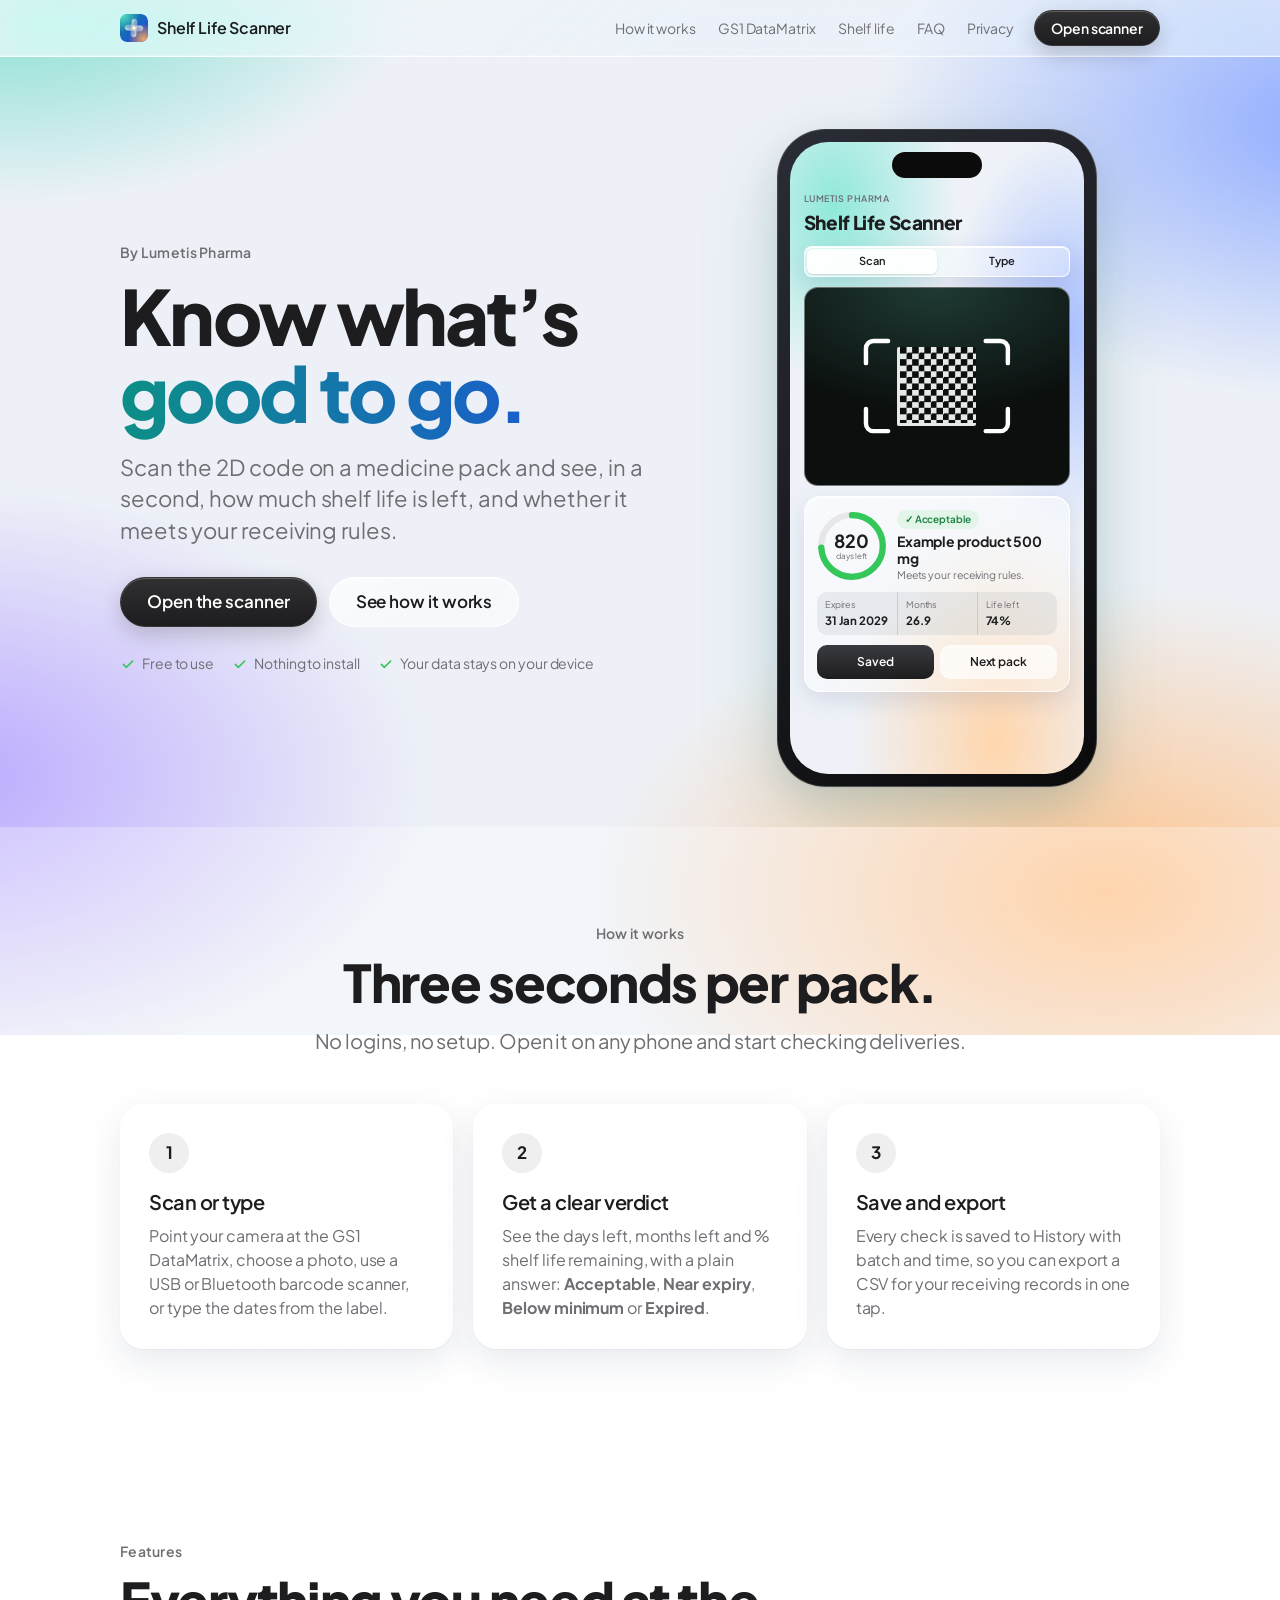
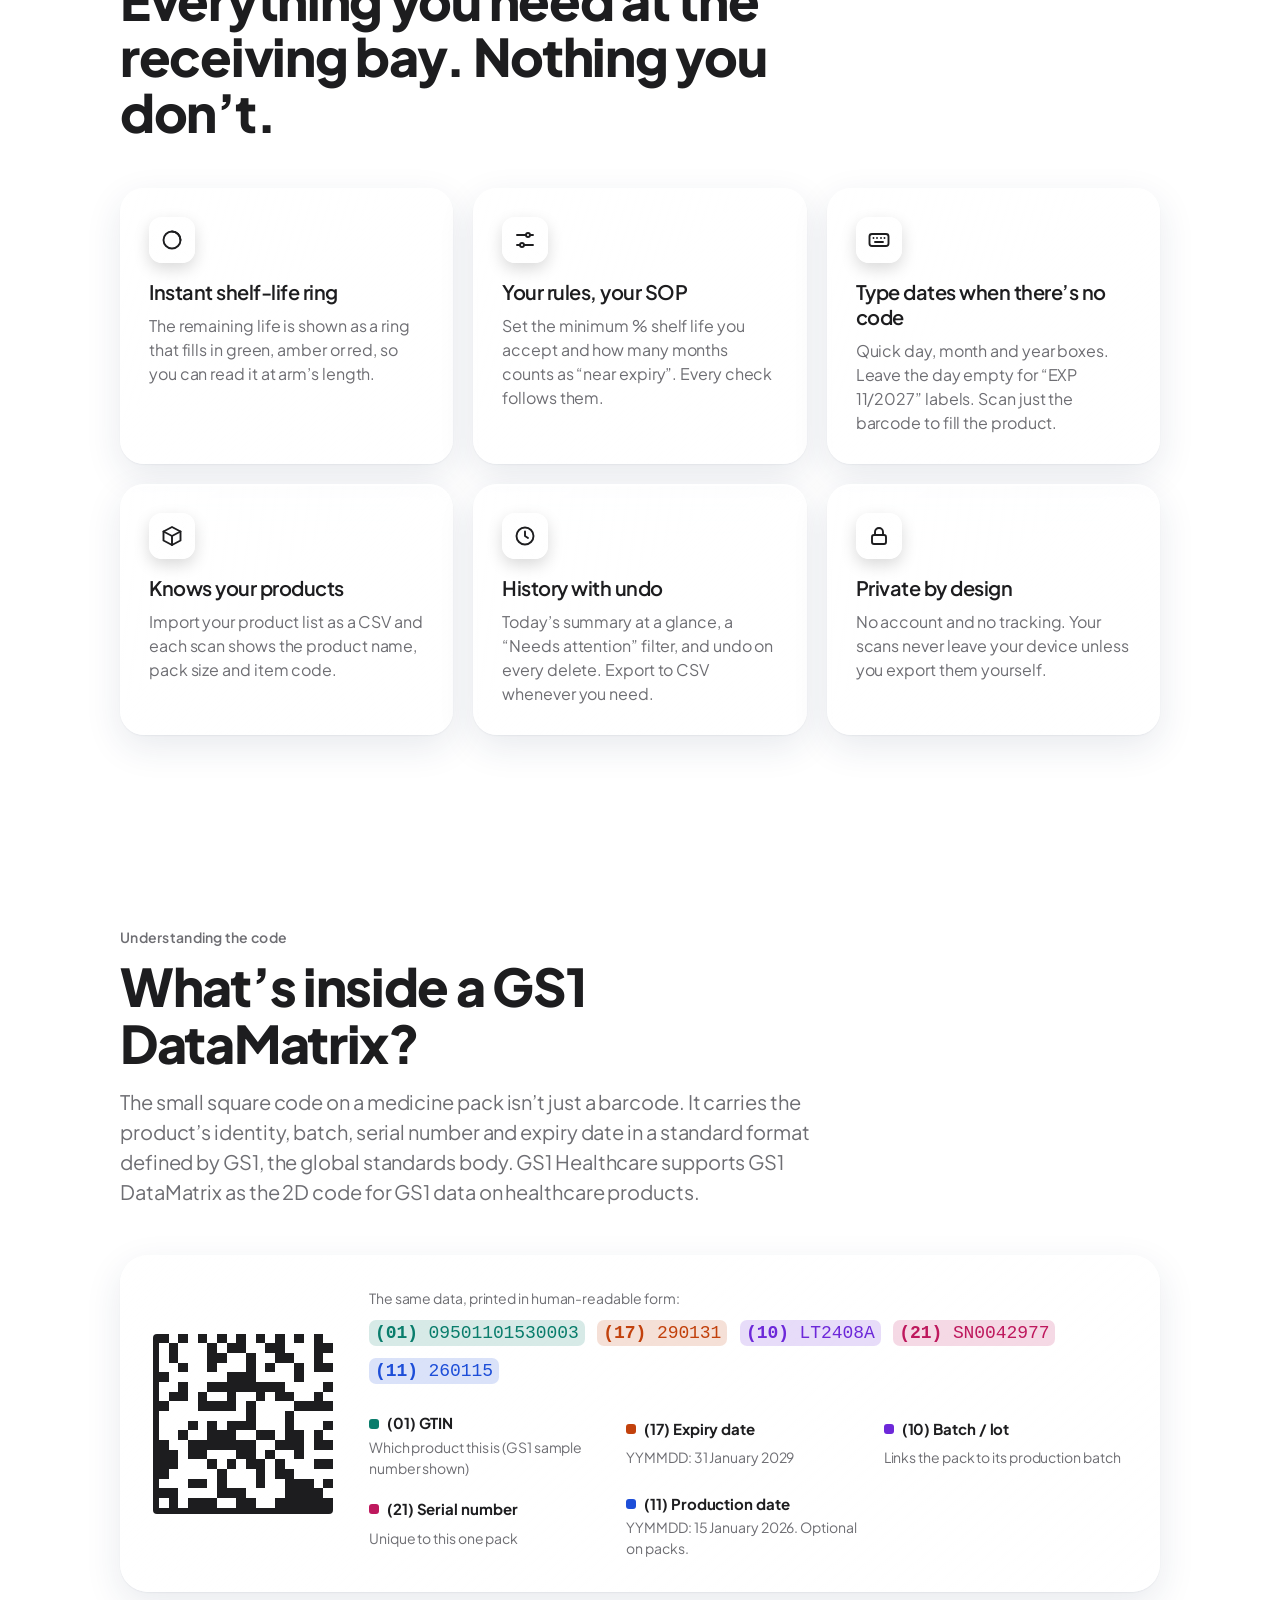
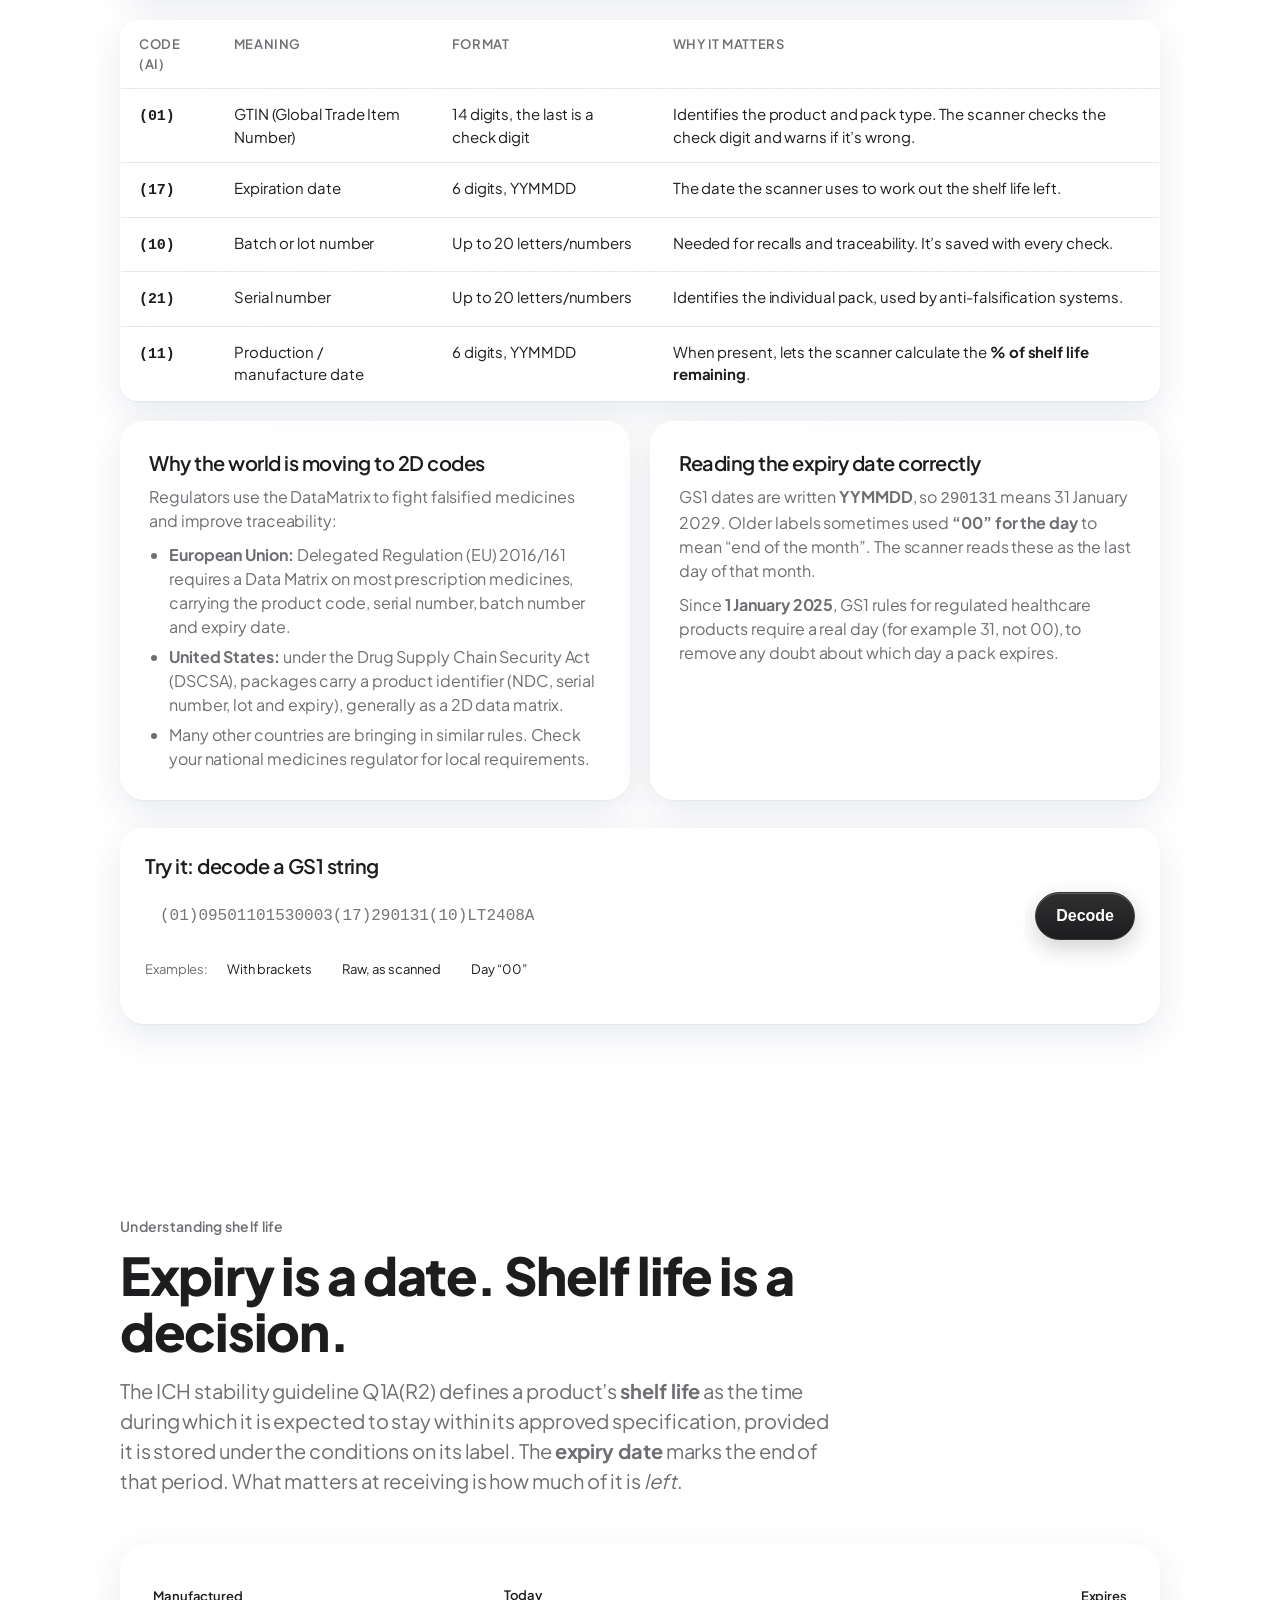
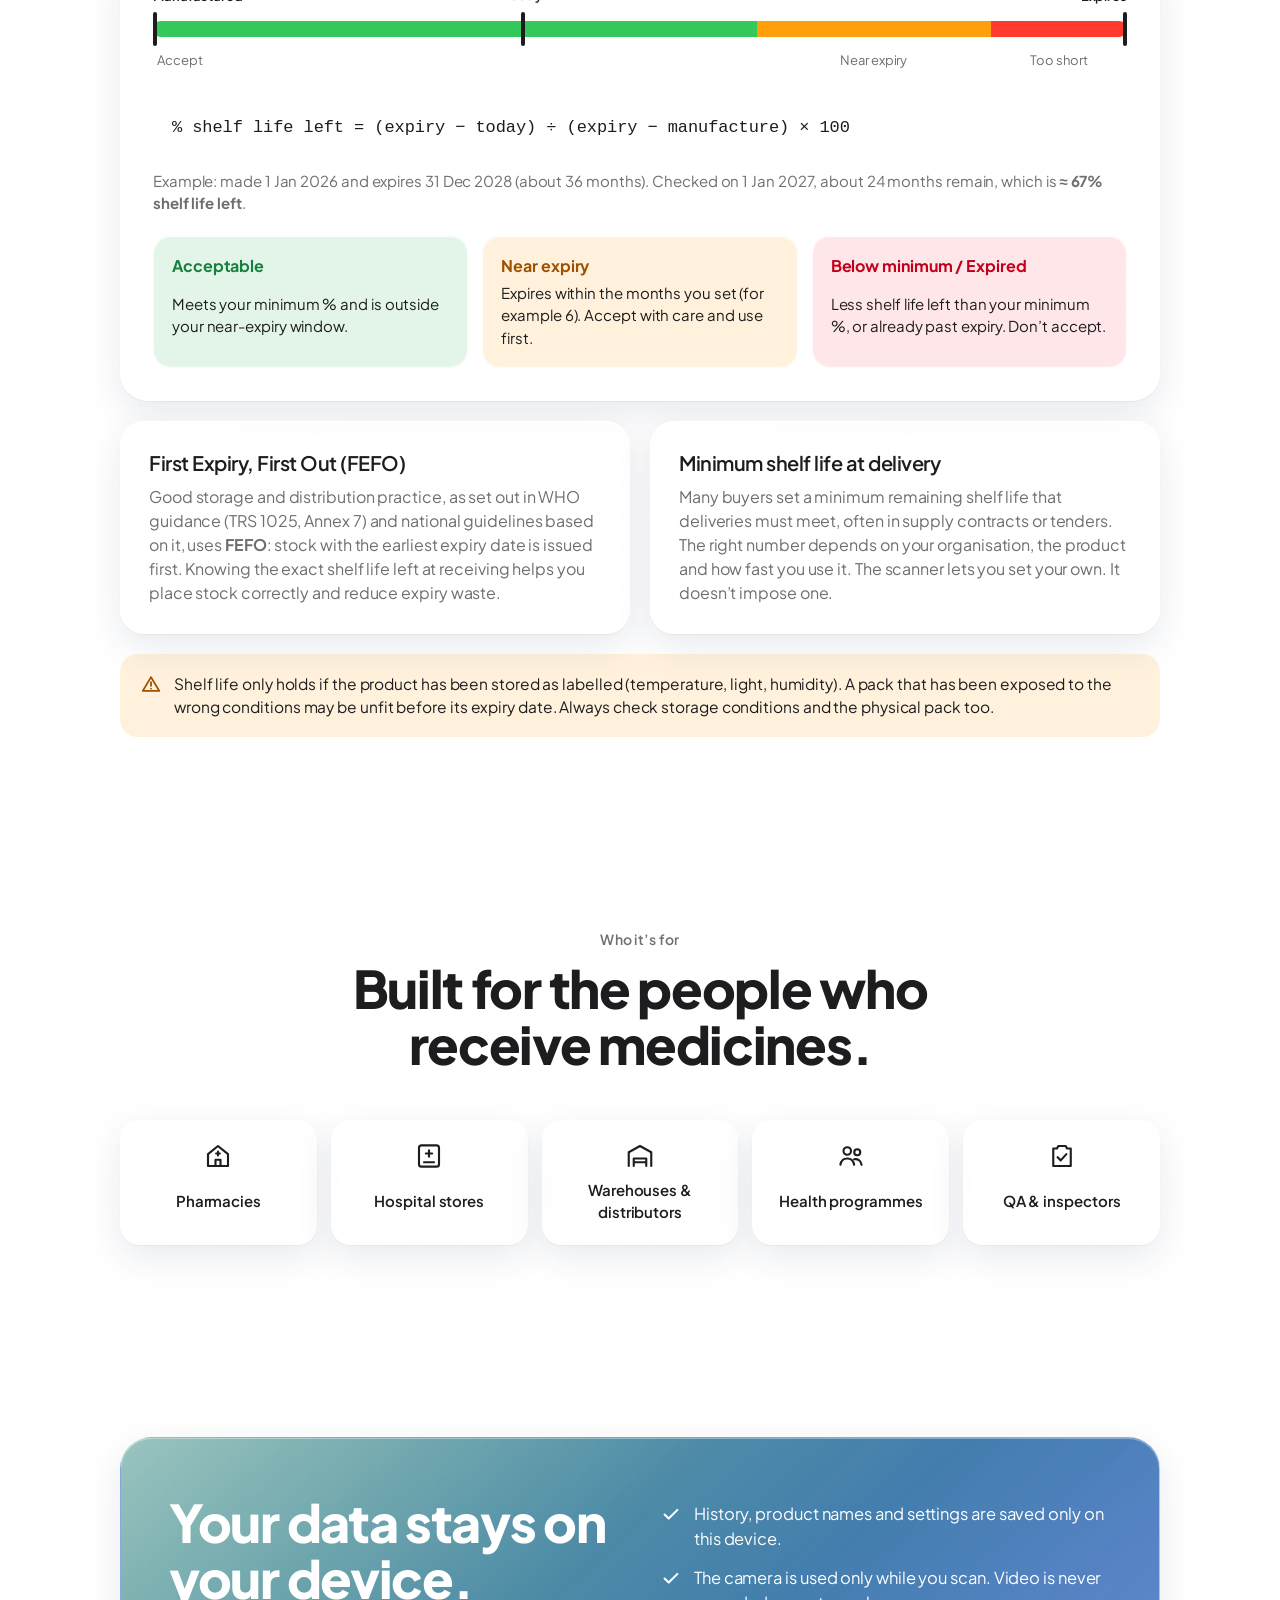
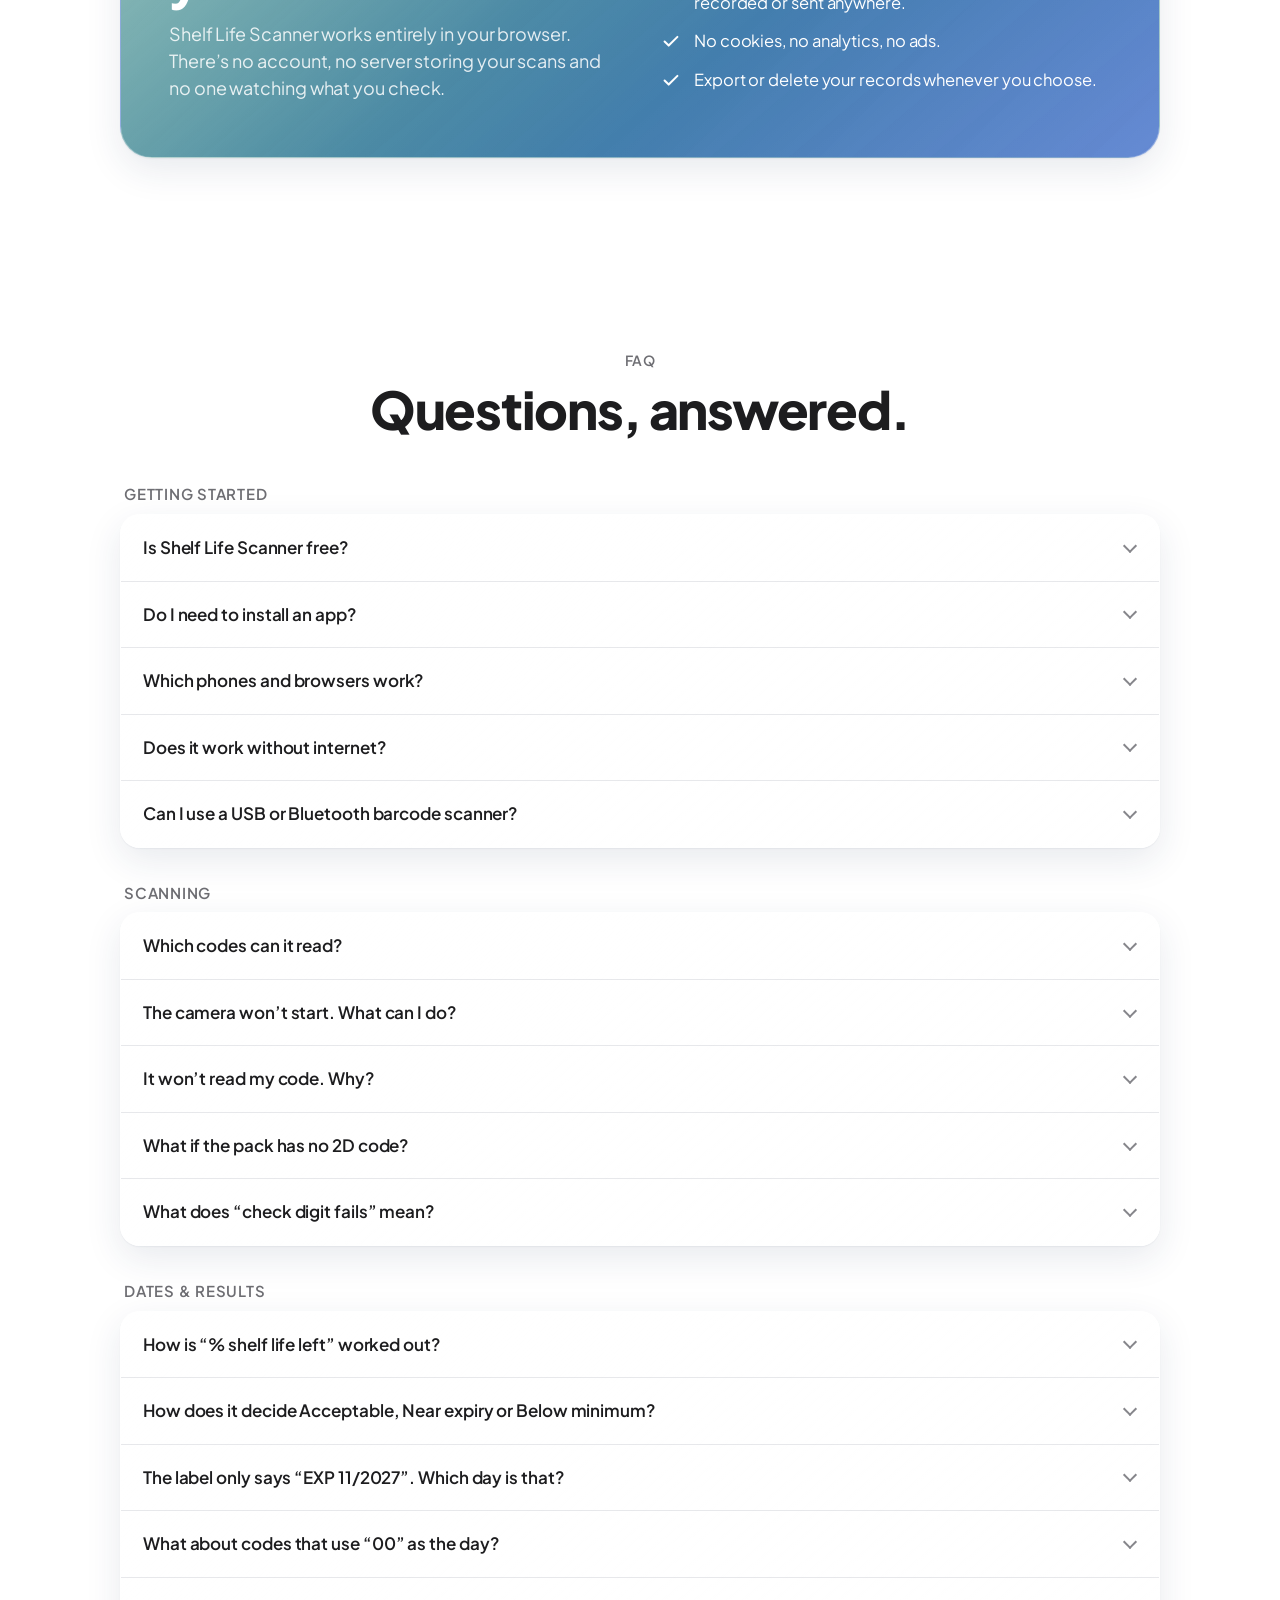
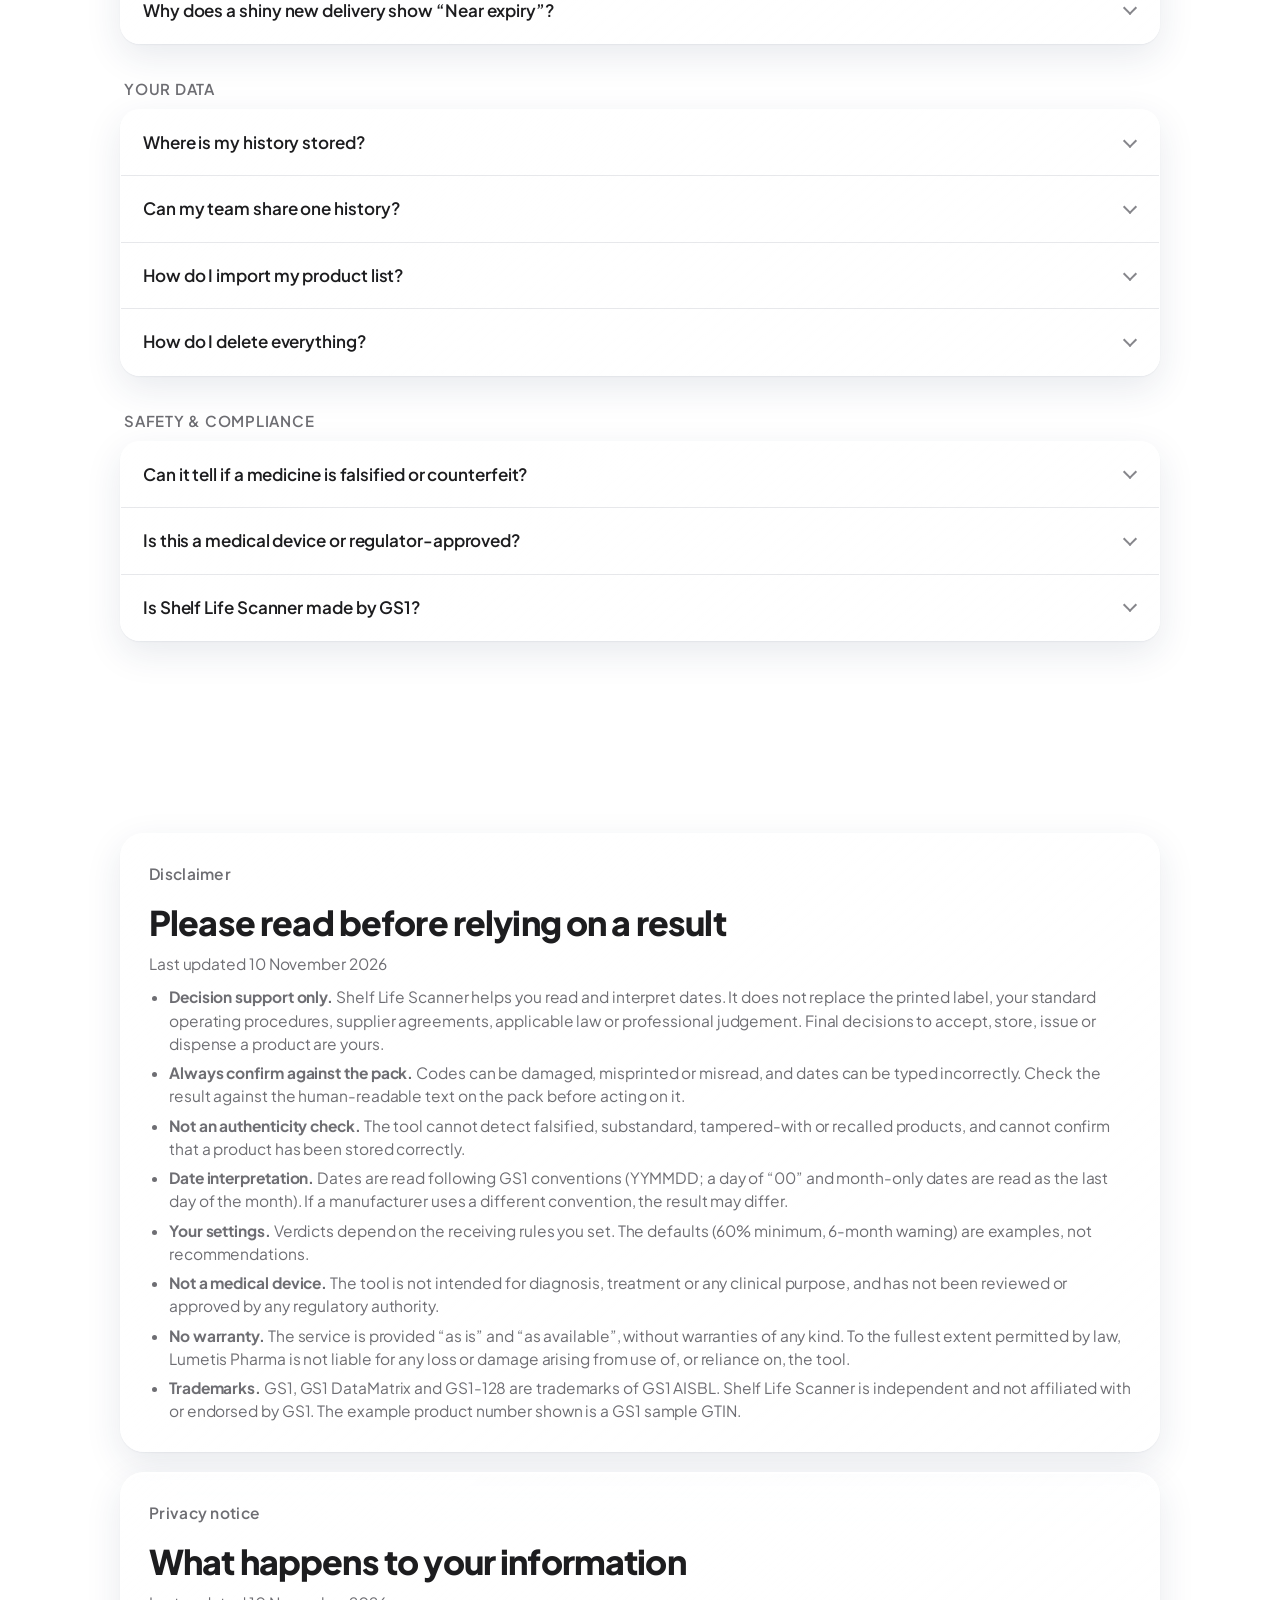
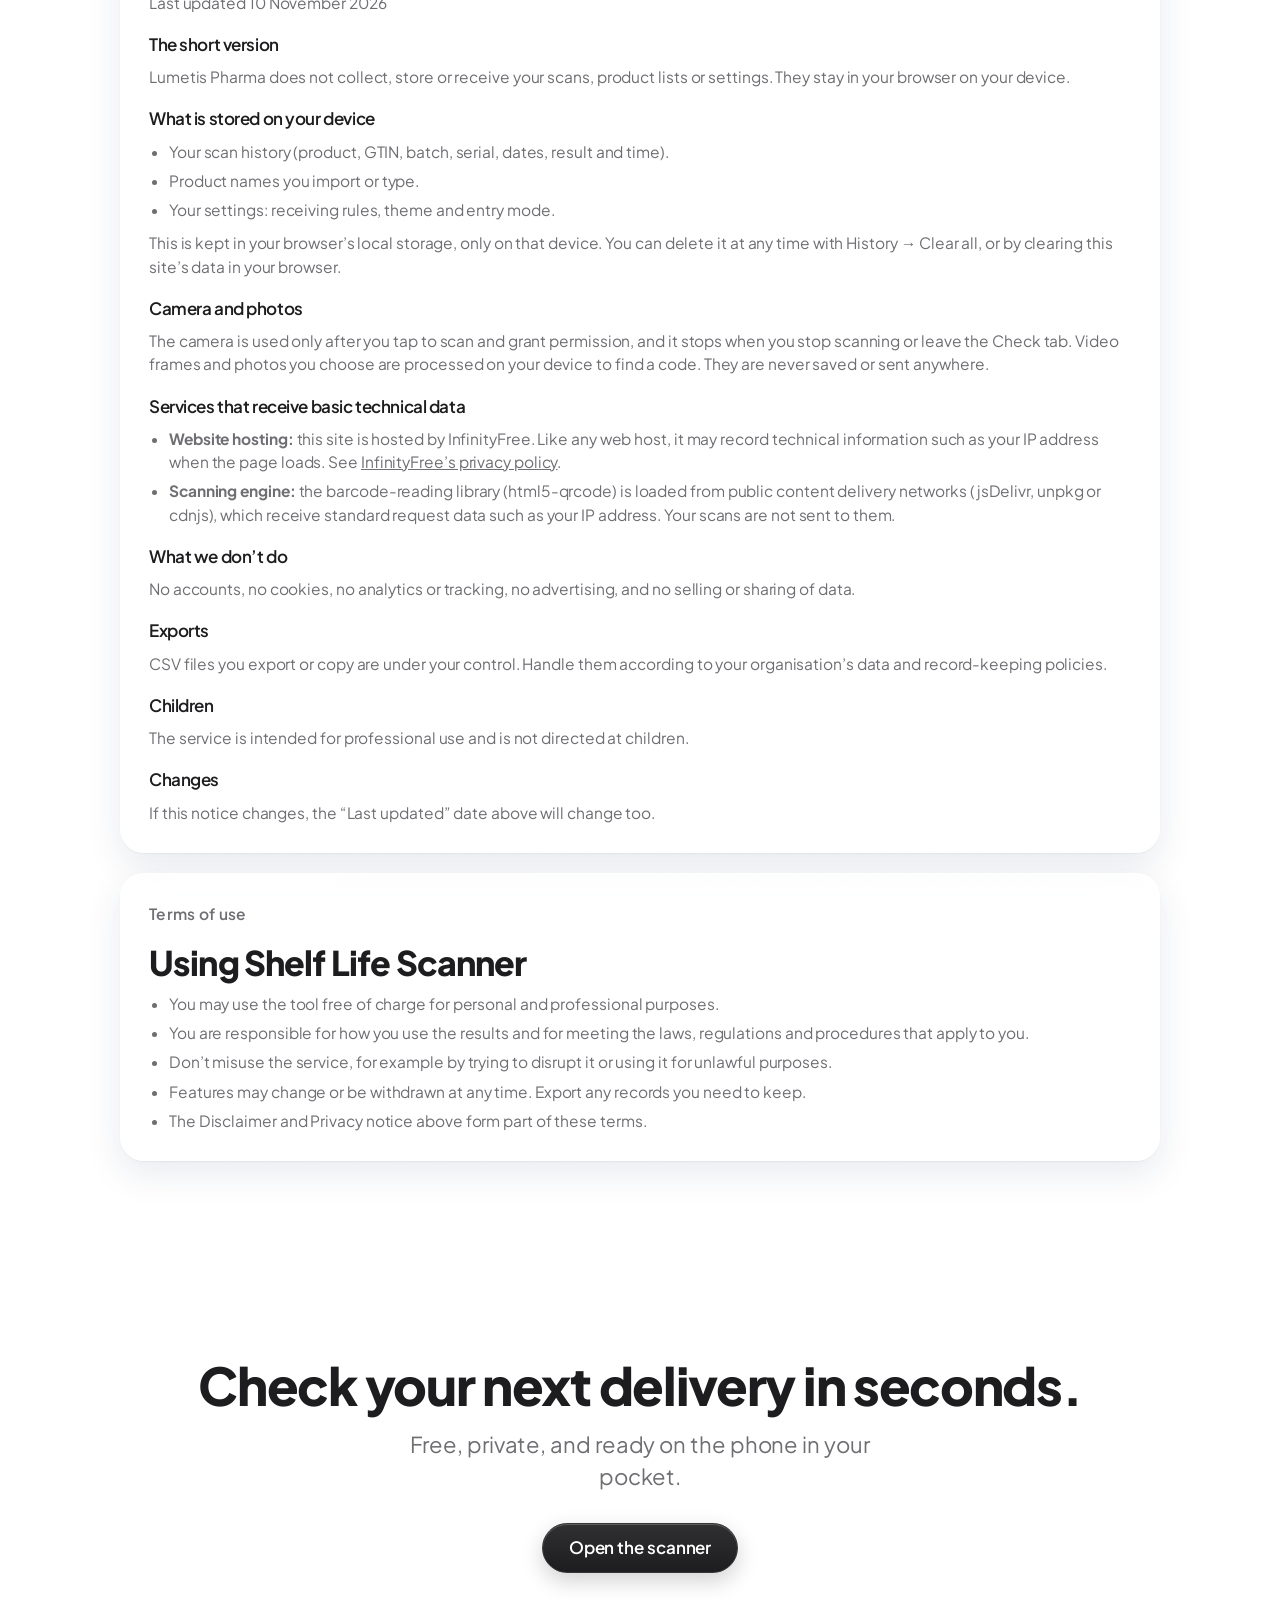
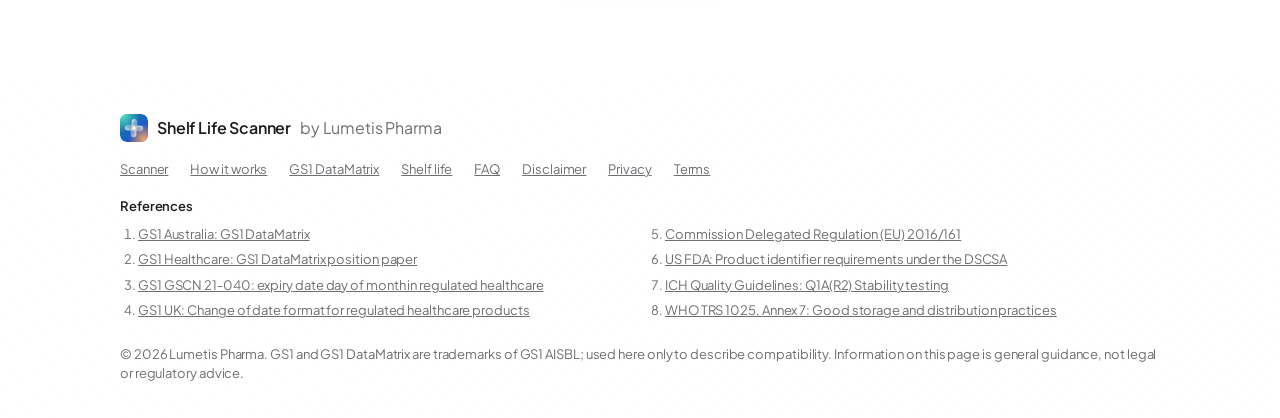
<file: index.html>
<!doctype html>
<html lang="en">
<meta charset="utf-8">
<meta name="viewport" content="width=device-width, initial-scale=1, viewport-fit=cover">
<title>Shelf Life Scanner · Lumetis Pharma</title>
<meta name="description" content="Scan the GS1 DataMatrix on a medicine pack and see in a second how much shelf life is left, and whether it meets your receiving rules. Free, in your browser, nothing uploaded.">
<meta name="theme-color" content="#edf1f7" media="(prefers-color-scheme: light)">
<meta name="theme-color" content="#05070d" media="(prefers-color-scheme: dark)">
<meta name="author" content="Lumetis Pharma">
<meta property="og:title" content="Shelf Life Scanner · Lumetis Pharma">
<meta property="og:description" content="Know what’s good to go. Scan a pack, see the shelf life left, accept with confidence.">
<meta property="og:image" content="icons/icon-512.png">
<link rel="manifest" href="manifest.webmanifest">
<link rel="icon" href="icons/icon.svg" type="image/svg+xml">
<link rel="apple-touch-icon" href="icons/apple-touch-icon.png">
<script>
  /* Opened from the home-screen icon? Go straight to the scanner. */
  if ((matchMedia("(display-mode: standalone)").matches || navigator.standalone) && !/[?&]home\b/.test(location.search)) location.replace("app/");
</script>
<link rel="preload" href="fonts/plus-jakarta-sans-latin.woff2" as="font" type="font/woff2" crossorigin>
<link rel="stylesheet" href="fonts/fonts.css">
<style>
:root{
  --bg:#ffffff; --bg2:#f5f5f7; --surface:#ffffff; --ink:#1d1d1f; --muted:#6e6e73; --faint:#86868b; --line:rgba(0,0,0,.1);
  --accent:#0a7d6c; --accent-2:#14a38b; --accent-ink:#fff; --accent-soft:rgba(10,125,108,.10);
  --ok:#17803f; --ok-bg:#e2f5e8; --ok-ring:#34c759; --warn:#9f5000; --warn-bg:#fff1db; --warn-ring:#ff9f0a; --bad:#c3001a; --bad-bg:#ffe6e8; --bad-ring:#ff3b30;
  --c1:#0a7d6c; --c2:#c2410c; --c3:#6d28d9; --c4:#be185d; --c5:#1d4ed8;
  --shadow:0 2px 6px rgba(0,0,0,.04),0 18px 50px rgba(0,0,0,.08);
  --font:-apple-system,BlinkMacSystemFont,"SF Pro Display","Segoe UI",Roboto,"Helvetica Neue",Arial,sans-serif;
  --mono:ui-monospace,"SF Mono",Menlo,Consolas,monospace;
  color-scheme:light;
}
@media (prefers-color-scheme:dark){:root:not([data-theme="light"]){
  --bg:#000; --bg2:#101012; --surface:#1c1c1e; --ink:#f5f5f7; --muted:#a1a1a6; --faint:#8e8e93; --line:rgba(255,255,255,.12);
  --accent:#3cc9b0; --accent-2:#5ee6cd; --accent-ink:#00201a; --accent-soft:rgba(60,201,176,.14);
  --ok:#4cd77a; --ok-bg:rgba(48,209,88,.16); --ok-ring:#30d158; --warn:#ffb340; --warn-bg:rgba(255,159,10,.17); --warn-ring:#ff9f0a; --bad:#ff6b63; --bad-bg:rgba(255,69,58,.17); --bad-ring:#ff453a;
  --c1:#3cc9b0; --c2:#fb923c; --c3:#a78bfa; --c4:#f472b6; --c5:#60a5fa;
  --shadow:0 0 0 1px rgba(255,255,255,.06); color-scheme:dark}}
:root[data-theme="dark"]{
  --bg:#000; --bg2:#101012; --surface:#1c1c1e; --ink:#f5f5f7; --muted:#a1a1a6; --faint:#8e8e93; --line:rgba(255,255,255,.12);
  --accent:#3cc9b0; --accent-2:#5ee6cd; --accent-ink:#00201a; --accent-soft:rgba(60,201,176,.14);
  --ok:#4cd77a; --ok-bg:rgba(48,209,88,.16); --ok-ring:#30d158; --warn:#ffb340; --warn-bg:rgba(255,159,10,.17); --warn-ring:#ff9f0a; --bad:#ff6b63; --bad-bg:rgba(255,69,58,.17); --bad-ring:#ff453a;
  --c1:#3cc9b0; --c2:#fb923c; --c3:#a78bfa; --c4:#f472b6; --c5:#60a5fa;
  --shadow:0 0 0 1px rgba(255,255,255,.06); color-scheme:dark}

*,*::before,*::after{box-sizing:border-box}
html{scroll-behavior:smooth;scroll-padding-top:72px;-webkit-text-size-adjust:100%}
body{margin:0;background:var(--bg);color:var(--ink);font-family:var(--font);font-size:17px;line-height:1.5;-webkit-font-smoothing:antialiased}
h1,h2,h3,p{margin:0}
a{color:var(--accent)}
img{max-width:100%}
:focus-visible{outline:3px solid var(--accent);outline-offset:3px;border-radius:6px}
.wrap{max-width:1080px;margin:0 auto;padding-left:max(20px,env(safe-area-inset-left));padding-right:max(20px,env(safe-area-inset-right))}
.skip{position:absolute;left:-9999px;top:8px;background:var(--surface);padding:8px 12px;border-radius:8px;z-index:100}
.skip:focus{left:12px}

/* Nav */
nav.top{position:sticky;top:0;z-index:50;background:color-mix(in srgb,var(--bg) 78%,transparent);backdrop-filter:saturate(180%) blur(20px);-webkit-backdrop-filter:saturate(180%) blur(20px);border-bottom:1px solid var(--line)}
nav.top .wrap{display:flex;align-items:center;gap:20px;height:56px}
.brand{display:flex;align-items:center;gap:9px;text-decoration:none;color:var(--ink);font-weight:600;font-size:16px;letter-spacing:-.01em;white-space:nowrap}
.brand img{width:28px;height:28px;border-radius:7px}
.navlinks{display:flex;gap:22px;margin-left:auto;font-size:14px}
.navlinks a{color:var(--muted);text-decoration:none}
.navlinks a:hover{color:var(--ink)}
.btn{display:inline-flex;align-items:center;justify-content:center;gap:8px;min-height:44px;padding:0 20px;border-radius:999px;font-size:16px;font-weight:600;text-decoration:none;border:0;cursor:pointer;transition:transform .15s ease,background .2s}
.btn:active{transform:scale(.97)}
.btn.primary{background:var(--accent);color:var(--accent-ink)}
.btn.primary:hover{background:color-mix(in srgb,var(--accent) 88%,#000)}
.btn.ghost{color:var(--accent);background:var(--accent-soft)}
.btn.sm{min-height:36px;padding:0 16px;font-size:14px}
nav .btn{margin-left:0}
@media (max-width:820px){ .navlinks{display:none} nav .btn{margin-left:auto} }

/* Hero */
.hero{padding:72px 0 40px;overflow:hidden;position:relative}
.hero::before{content:"";position:absolute;inset:-40% -20% auto;height:640px;background:radial-gradient(50% 60% at 50% 40%,var(--accent-soft),transparent 70%);pointer-events:none}
.hero .wrap{display:grid;grid-template-columns:1.1fr .9fr;gap:48px;align-items:center;position:relative}
.eyebrow{font-size:14px;font-weight:600;color:var(--accent);letter-spacing:.02em;margin-bottom:14px;display:flex;align-items:center;gap:8px}
.hero h1{font-size:clamp(42px,7vw,76px);line-height:1.02;letter-spacing:-.035em;font-weight:700}
.hero h1 span{background:linear-gradient(90deg,var(--accent),var(--accent-2));-webkit-background-clip:text;background-clip:text;color:transparent}
.lead{font-size:clamp(18px,2.2vw,22px);color:var(--muted);margin-top:20px;max-width:34ch;line-height:1.45}
.cta{display:flex;gap:12px;flex-wrap:wrap;margin-top:30px}
.cta .btn{min-height:50px;padding:0 26px;font-size:17px}
.chips{display:flex;flex-wrap:wrap;gap:8px 18px;margin-top:26px;font-size:14px;color:var(--muted)}
.chips span{display:inline-flex;align-items:center;gap:6px}
.chips svg{width:16px;height:16px;color:var(--ok-ring)}
@media (max-width:860px){ .hero{padding-top:44px} .hero .wrap{grid-template-columns:1fr;gap:40px} .phone{margin:0 auto} }

/* Phone mockup */
.phone{width:min(320px,86vw);aspect-ratio:9/18.5;border-radius:48px;background:#0b0b0c;padding:12px;box-shadow:var(--shadow),0 30px 80px rgba(10,125,108,.18);position:relative;justify-self:center}
.screen{width:100%;height:100%;border-radius:38px;background:#f2f2f7;overflow:hidden;display:flex;flex-direction:column;gap:10px;padding:46px 14px 14px;color:#1d1d1f;font-size:13px}
.phone::after{content:"";position:absolute;top:22px;left:50%;transform:translateX(-50%);width:90px;height:26px;border-radius:14px;background:#0b0b0c}
.m-head{display:flex;justify-content:space-between;align-items:flex-end}
.m-head small{font-size:9px;font-weight:600;color:#6e6e73;text-transform:uppercase;letter-spacing:.06em}
.m-head b{display:block;font-size:19px;letter-spacing:-.02em}
.m-seg{display:grid;grid-template-columns:1fr 1fr;background:#e6e6eb;border-radius:8px;padding:2px;font-size:11px;font-weight:600;text-align:center}
.m-seg span{padding:4px}.m-seg span:first-child{background:#fff;border-radius:6px;box-shadow:0 1px 2px rgba(0,0,0,.12)}
.m-vf{border-radius:14px;background:radial-gradient(120% 90% at 50% 0%,#1f3a34,#0b0f0e 70%);aspect-ratio:4/3;display:grid;place-items:center;position:relative;overflow:hidden}
.m-vf svg{width:56%}
.m-dm{position:absolute;width:30%;aspect-ratio:1;background-image:conic-gradient(#fff 25%,#0b0f0e 0 50%,#fff 0 75%,#0b0f0e 0);background-size:16% 16%;border-left:3px solid #fff;border-bottom:3px solid #fff;opacity:.9;border-radius:2px}
.m-card{background:#fff;border-radius:16px;padding:12px;display:grid;gap:10px;box-shadow:0 1px 2px rgba(0,0,0,.04)}
.m-top{display:flex;gap:10px;align-items:center}
.m-ring{position:relative;width:70px;height:70px;flex:none}
.m-ring svg{width:100%;height:100%;transform:rotate(-90deg)}
.m-ring circle{fill:none;stroke-width:9}
.m-ring .t{stroke:#e6e6eb}.m-ring .v{stroke:var(--ok-ring);stroke-linecap:round;stroke-dasharray:276.5;stroke-dashoffset:276.5;transition:stroke-dashoffset 1.6s cubic-bezier(.2,.8,.2,1) .3s}
.in .m-ring .v{stroke-dashoffset:72}
.m-ring div{position:absolute;inset:0;display:grid;place-content:center;text-align:center;line-height:1}
.m-ring b{font-size:18px}.m-ring span{font-size:8px;color:#6e6e73;margin-top:2px}
.m-pill{display:inline-block;background:#e2f5e8;color:#17803f;font-size:10px;font-weight:600;padding:2px 8px;border-radius:999px;margin-bottom:4px}
.m-prod{font-weight:700;font-size:14px;line-height:1.2}
.m-sub{color:#6e6e73;font-size:10.5px}
.m-stats{display:grid;grid-template-columns:repeat(3,1fr);background:#f2f2f7;border-radius:10px;font-size:9px;color:#6e6e73}
.m-stats div{padding:6px 8px}.m-stats div+div{border-left:1px solid rgba(60,60,67,.16)}
.m-stats b{display:block;color:#1d1d1f;font-size:11.5px}
.m-btns{display:grid;grid-template-columns:1fr 1fr;gap:6px;font-size:12px;font-weight:600;text-align:center}
.m-btns span{padding:8px;border-radius:10px;background:#0a7d6c;color:#fff}.m-btns span+span{background:rgba(10,125,108,.1);color:#0a7d6c}

/* Sections */
section.sec{padding:96px 0}
section.alt{background:var(--bg2)}
.sec-head{max-width:720px;margin-bottom:48px}
.sec-head.center{margin-left:auto;margin-right:auto;text-align:center}
.kicker{font-size:14px;font-weight:600;color:var(--accent);margin-bottom:10px;letter-spacing:.02em}
h2{font-size:clamp(32px,4.6vw,52px);line-height:1.08;letter-spacing:-.03em;font-weight:700}
.sec-head p{font-size:clamp(17px,1.8vw,20px);color:var(--muted);margin-top:16px}
.sec-head p.kicker,.kicker{font-size:14px;font-weight:600;color:var(--accent);margin:0 0 10px;letter-spacing:.02em}
h3{font-size:20px;letter-spacing:-.015em;font-weight:600;line-height:1.25}
.muted{color:var(--muted)}
@media (max-width:640px){ section.sec{padding:68px 0} .sec-head{margin-bottom:32px} }

/* Steps */
.steps{display:grid;grid-template-columns:repeat(3,1fr);gap:20px;counter-reset:s}
.step{background:var(--surface);border-radius:24px;padding:28px;box-shadow:var(--shadow);display:grid;gap:10px;align-content:start}
.step .n{width:40px;height:40px;border-radius:50%;background:var(--accent-soft);color:var(--accent);display:grid;place-items:center;font-weight:700;margin-bottom:6px}
.step p{color:var(--muted);font-size:16px}
@media (max-width:820px){ .steps{grid-template-columns:1fr} }

/* Features */
.grid3{display:grid;grid-template-columns:repeat(3,1fr);gap:20px}
.feat{background:var(--surface);border-radius:24px;padding:28px;box-shadow:var(--shadow);display:grid;gap:10px;align-content:start}
.feat .ico{width:46px;height:46px;border-radius:13px;display:grid;place-items:center;color:#fff;margin-bottom:6px}
.feat .ico svg{width:24px;height:24px;fill:none;stroke:currentColor;stroke-width:1.9;stroke-linecap:round;stroke-linejoin:round}
.feat p{color:var(--muted);font-size:16px}
@media (max-width:900px){ .grid3{grid-template-columns:1fr 1fr} }
@media (max-width:600px){ .grid3{grid-template-columns:1fr} }

/* DataMatrix anatomy */
.anat{background:var(--surface);border-radius:28px;padding:32px;box-shadow:var(--shadow);display:grid;grid-template-columns:auto 1fr;gap:36px;align-items:center}
.dm{width:180px;height:180px;display:grid;grid-template-columns:repeat(18,1fr);grid-template-rows:repeat(18,1fr);border-left:6px solid var(--ink);border-bottom:6px solid var(--ink);padding:0}
.dm i{background:var(--ink)}
.hr{font-family:var(--mono);font-size:clamp(14px,2vw,18px);line-height:2.1;word-break:break-word}
.seg{border-radius:7px;padding:3px 6px;margin-right:2px;white-space:nowrap}
.seg b{font-weight:700}
.s1{background:color-mix(in srgb,var(--c1) 16%,transparent);color:var(--c1)}
.s2{background:color-mix(in srgb,var(--c2) 16%,transparent);color:var(--c2)}
.s3{background:color-mix(in srgb,var(--c3) 16%,transparent);color:var(--c3)}
.s4{background:color-mix(in srgb,var(--c4) 16%,transparent);color:var(--c4)}
.s5{background:color-mix(in srgb,var(--c5) 16%,transparent);color:var(--c5)}
.legend{display:grid;grid-template-columns:repeat(auto-fit,minmax(180px,1fr));gap:14px;margin-top:22px}
.legend div{display:grid;gap:2px;font-size:15px}
.legend b{display:flex;align-items:center;gap:8px;font-size:15px}
.legend i{width:10px;height:10px;border-radius:3px;flex:none}
.legend span{color:var(--muted);font-size:14px}
@media (max-width:760px){ .anat{grid-template-columns:1fr;padding:24px;gap:24px} .dm{width:140px;height:140px;margin:0 auto} }

.tablewrap{overflow-x:auto;margin-top:28px;border-radius:18px;background:var(--surface);box-shadow:var(--shadow)}
table{border-collapse:collapse;width:100%;font-size:15px;min-width:560px}
th,td{text-align:left;padding:14px 18px;border-bottom:1px solid var(--line);vertical-align:top}
th{font-size:13px;color:var(--muted);font-weight:600;text-transform:uppercase;letter-spacing:.04em}
tr:last-child td{border-bottom:0}
td code{font-family:var(--mono);font-weight:600}

.cols2{display:grid;grid-template-columns:1fr 1fr;gap:20px;margin-top:20px}
.card{background:var(--surface);border-radius:24px;padding:28px;box-shadow:var(--shadow);display:grid;gap:10px;align-content:start}
.card p,.card li{color:var(--muted);font-size:16px}
.card ul{margin:0;padding-left:20px;display:grid;gap:6px}
@media (max-width:760px){ .cols2{grid-template-columns:1fr} }
.note{display:flex;gap:12px;align-items:flex-start;background:var(--warn-bg);color:var(--ink);border-radius:18px;padding:18px 20px;margin-top:20px;font-size:15.5px}
.note svg{flex:none;width:22px;height:22px;color:var(--warn);margin-top:1px;fill:none;stroke:currentColor;stroke-width:2;stroke-linecap:round;stroke-linejoin:round}

/* Try it */
.try{margin-top:28px;background:var(--surface);border-radius:24px;padding:24px;box-shadow:var(--shadow);display:grid;gap:14px}
.try form{display:flex;gap:10px;flex-wrap:wrap}
.try input{flex:1 1 260px;min-width:0;font-family:var(--mono);font-size:16px;padding:12px 14px;border-radius:12px;border:1px solid var(--line);background:var(--bg2);color:var(--ink);min-height:48px}
.out{display:grid;gap:8px}
.out .row{display:flex;flex-wrap:wrap;gap:6px 14px;align-items:baseline;font-size:15px}
.out .row b{min-width:150px}
.out .row code{font-family:var(--mono)}
.out .err{color:var(--bad)}
.examples{display:flex;flex-wrap:wrap;gap:8px;font-size:13px;color:var(--muted);align-items:center}
.examples button{font:inherit;font-size:13px;border:1px solid var(--line);background:transparent;color:var(--accent);padding:5px 10px;border-radius:999px;cursor:pointer}

/* Shelf-life explainer */
.timeline{background:var(--surface);border-radius:28px;padding:32px;box-shadow:var(--shadow)}
.tl-bar{position:relative;height:16px;border-radius:999px;background:linear-gradient(90deg,var(--ok-ring) 0 62%,var(--warn-ring) 62% 86%,var(--bad-ring) 86%);margin:44px 0 40px}
.tl-mark{position:absolute;top:50%;transform:translate(-50%,-50%);width:4px;height:34px;border-radius:2px;background:var(--ink)}
.tl-mark span{position:absolute;bottom:40px;left:50%;transform:translateX(-50%);font-size:13px;font-weight:600;white-space:nowrap}
.tl-mark.l span{left:0;transform:none}
.tl-mark.r span{left:auto;right:0;transform:none}
.tl-labels{display:grid;grid-template-columns:62fr 24fr 14fr;font-size:13px;color:var(--muted);margin-top:-26px}
.tl-labels div:nth-child(2),.tl-labels div:nth-child(3){text-align:center}
.tl-labels div{padding:0 4px}
.formula{font-family:var(--mono);font-size:clamp(14px,1.8vw,17px);background:var(--bg2);border-radius:14px;padding:16px 18px;margin-top:8px;overflow-x:auto;white-space:nowrap}
.status3{display:grid;grid-template-columns:repeat(3,1fr);gap:14px;margin-top:20px}
.st{border-radius:18px;padding:18px;display:grid;gap:4px;font-size:15px}
.st b{font-size:16px}
.st.ok{background:var(--ok-bg)} .st.ok b{color:var(--ok)}
.st.warn{background:var(--warn-bg)} .st.warn b{color:var(--warn)}
.st.bad{background:var(--bad-bg)} .st.bad b{color:var(--bad)}
@media (max-width:700px){ .formula{white-space:normal} .status3{grid-template-columns:1fr} .tl-labels{font-size:11px} .timeline{padding:22px} }

/* Audience */
.who{display:grid;grid-template-columns:repeat(5,1fr);gap:14px}
.who div{background:var(--surface);border-radius:20px;padding:20px;box-shadow:var(--shadow);text-align:center;display:grid;gap:8px;justify-items:center;font-weight:600;font-size:15px}
.who svg{width:30px;height:30px;color:var(--accent);fill:none;stroke:currentColor;stroke-width:1.7;stroke-linecap:round;stroke-linejoin:round}
@media (max-width:900px){ .who{grid-template-columns:repeat(3,1fr)} }
@media (max-width:520px){ .who{grid-template-columns:1fr 1fr} }

/* Privacy band */
.band{background:linear-gradient(135deg,#0a6f60,#13a088);color:#fff;border-radius:32px;padding:56px 48px;display:grid;grid-template-columns:1fr 1fr;gap:40px;align-items:center}
.band h2{color:#fff}
.band p{color:rgba(255,255,255,.85);font-size:18px;margin-top:14px}
.band ul{list-style:none;margin:0;padding:0;display:grid;gap:14px}
.band li{display:flex;gap:12px;align-items:flex-start;font-size:16.5px}
.band li svg{width:22px;height:22px;flex:none;margin-top:1px;fill:none;stroke:#fff;stroke-width:2.2;stroke-linecap:round;stroke-linejoin:round}
@media (max-width:820px){ .band{grid-template-columns:1fr;padding:36px 26px;border-radius:26px} }

/* FAQ */
.faq-groups{display:grid;gap:36px}
.faq-group h3{font-size:15px;color:var(--muted);text-transform:uppercase;letter-spacing:.05em;margin:0 0 10px 4px}
.faq{background:var(--surface);border-radius:20px;box-shadow:var(--shadow);overflow:hidden}
.faq details{border-bottom:1px solid var(--line)}
.faq details:last-child{border-bottom:0}
.faq summary{list-style:none;cursor:pointer;padding:20px 56px 20px 22px;font-weight:600;font-size:17px;position:relative}
.faq summary::-webkit-details-marker{display:none}
.faq summary::after{content:"";position:absolute;right:24px;top:50%;width:10px;height:10px;border-right:2px solid var(--faint);border-bottom:2px solid var(--faint);transform:translateY(-70%) rotate(45deg);transition:transform .2s}
.faq details[open] summary::after{transform:translateY(-30%) rotate(-135deg)}
.faq .a{padding:0 22px 22px;color:var(--muted);font-size:16px;display:grid;gap:10px}
.faq .a ul{margin:0;padding-left:20px;display:grid;gap:4px}

/* Legal */
.legal{display:grid;gap:20px}
.legal .card h2{font-size:clamp(26px,3.4vw,34px)}
.legal .card h3{font-size:17px;margin-top:10px;color:var(--ink)}
.legal .card p,.legal .card li{font-size:15.5px}
.updated{font-size:13px;color:var(--faint)}

/* Final CTA + footer */
.final{text-align:center;padding:100px 0}
.final .cta{justify-content:center}
footer{background:var(--bg2);border-top:1px solid var(--line);padding:40px 0 calc(40px + env(safe-area-inset-bottom));font-size:13px;color:var(--muted)}
footer .wrap{display:grid;gap:18px}
footer .links{display:flex;flex-wrap:wrap;gap:8px 22px}
footer a{color:var(--muted)}
.sources{columns:2;column-gap:32px;font-size:13px;padding-left:18px;margin:0}
.sources li{margin-bottom:6px;break-inside:avoid}
@media (max-width:700px){ .sources{columns:1} }

/* Reveal on scroll */
.reveal{opacity:0;transform:translateY(18px);transition:opacity .7s ease,transform .7s cubic-bezier(.2,.8,.2,1)}
.reveal.in{opacity:1;transform:none}
/* ===== Liquid glass theme ===== */
:root{
  --bg:#edf1f7; --bg2:transparent; --surface:rgba(255,255,255,.5); --line:rgba(60,70,90,.12);
  --glass-edge:rgba(255,255,255,.75); --glass-hi:inset 0 1px 0 rgba(255,255,255,.95),inset 0 -1px 0 rgba(255,255,255,.25);
  --glass-sheen:linear-gradient(140deg,rgba(255,255,255,.5) 0%,rgba(255,255,255,.08) 42%,rgba(255,255,255,0) 60%,rgba(255,255,255,.14) 100%);
  --shadow:0 12px 36px rgba(30,45,90,.10),0 1px 2px rgba(30,45,90,.06);
  --blob1:#6fdcc9; --blob2:#8eabff; --blob3:#ffc48e; --blob4:#bba8ff; --tint:rgba(255,255,255,.28); --accent:#08786a;
}
@media (prefers-color-scheme:dark){:root:not([data-theme="light"]){
  --bg:#05070d; --bg2:transparent; --surface:rgba(255,255,255,.07); --line:rgba(255,255,255,.1);
  --glass-edge:rgba(255,255,255,.16); --glass-hi:inset 0 1px 0 rgba(255,255,255,.22),inset 0 -1px 0 rgba(255,255,255,.05);
  --glass-sheen:linear-gradient(140deg,rgba(255,255,255,.12) 0%,rgba(255,255,255,.02) 45%,rgba(255,255,255,0) 60%,rgba(255,255,255,.05) 100%);
  --shadow:0 14px 40px rgba(0,0,0,.4); --blob1:#0b7f77; --blob2:#1a4fb8; --blob3:#8a4a1d; --blob4:#43299c; --tint:rgba(255,255,255,.03); --accent:#45d6bd}}
:root[data-theme="dark"]{
  --bg:#05070d; --bg2:transparent; --surface:rgba(255,255,255,.07); --line:rgba(255,255,255,.1);
  --glass-edge:rgba(255,255,255,.16); --glass-hi:inset 0 1px 0 rgba(255,255,255,.22),inset 0 -1px 0 rgba(255,255,255,.05);
  --glass-sheen:linear-gradient(140deg,rgba(255,255,255,.12) 0%,rgba(255,255,255,.02) 45%,rgba(255,255,255,0) 60%,rgba(255,255,255,.05) 100%);
  --shadow:0 14px 40px rgba(0,0,0,.4); --blob1:#0b7f77; --blob2:#1a4fb8; --blob3:#8a4a1d; --blob4:#43299c; --tint:rgba(255,255,255,.03); --accent:#45d6bd}

body{background:transparent}
body::before{content:"";position:fixed;inset:-15%;z-index:-1;pointer-events:none;
  background:
    radial-gradient(36% 30% at 12% 8%,var(--blob1) 0,transparent 70%),
    radial-gradient(40% 34% at 92% 22%,var(--blob2) 0,transparent 70%),
    radial-gradient(44% 38% at 78% 88%,var(--blob3) 0,transparent 70%),
    radial-gradient(42% 36% at 8% 78%,var(--blob4) 0,transparent 70%),
    var(--bg);
  animation:drift 40s ease-in-out infinite alternate}
@keyframes drift{to{transform:translate3d(3%,-2%,0) scale(1.06)}}
.hero::before{display:none}
section.alt{background:var(--tint)}

.step,.feat,.anat,.tablewrap,.card,.try,.timeline,.who div,.faq,.formula,.examples button,.try input{
  background:var(--glass-sheen),var(--surface);
  -webkit-backdrop-filter:blur(24px) saturate(175%);backdrop-filter:blur(24px) saturate(175%);
  border:1px solid var(--glass-edge);box-shadow:var(--glass-hi),var(--shadow)}
.formula,.examples button,.try input{box-shadow:var(--glass-hi)}
.st{border:1px solid var(--glass-edge);-webkit-backdrop-filter:blur(16px);backdrop-filter:blur(16px);box-shadow:var(--glass-hi)}
.feat .ico{box-shadow:inset 0 1px 0 rgba(255,255,255,.5),0 6px 16px rgba(0,0,0,.15);border:1px solid rgba(255,255,255,.35)}
nav.top{background:var(--glass-sheen),color-mix(in srgb,var(--bg) 45%,transparent);border-bottom:1px solid var(--glass-edge);box-shadow:inset 0 -1px 0 rgba(255,255,255,.2)}
.btn.primary{background:linear-gradient(180deg,color-mix(in srgb,var(--accent) 78%,#fff),var(--accent) 55%,color-mix(in srgb,var(--accent) 88%,#000));
  color:var(--accent-ink);border:1px solid color-mix(in srgb,var(--accent) 70%,#fff);
  box-shadow:inset 0 1px 0 rgba(255,255,255,.55),inset 0 -1px 0 rgba(0,0,0,.12),0 10px 26px color-mix(in srgb,var(--accent) 35%,transparent)}
.btn.ghost{background:var(--glass-sheen),var(--surface);border:1px solid var(--glass-edge);box-shadow:var(--glass-hi);-webkit-backdrop-filter:blur(18px);backdrop-filter:blur(18px)}
.band{background:var(--glass-sheen),linear-gradient(135deg,rgba(8,111,98,.82),rgba(26,80,190,.78));border:1px solid rgba(255,255,255,.3);
  -webkit-backdrop-filter:blur(24px) saturate(170%);backdrop-filter:blur(24px) saturate(170%);box-shadow:inset 0 1px 0 rgba(255,255,255,.35),var(--shadow)}
footer{background:var(--glass-sheen),var(--surface);-webkit-backdrop-filter:blur(24px);backdrop-filter:blur(24px);border-top:1px solid var(--glass-edge)}
.faq details{border-bottom-color:var(--line)}
.dm{border-radius:4px}
/* Phone mock: glass UI inside */
.phone{background:linear-gradient(145deg,#2a2d35,#0b0b0c);border:1px solid rgba(255,255,255,.18)}
.screen{background:radial-gradient(60% 40% at 15% 10%,#8fe9da,transparent 70%),radial-gradient(60% 45% at 95% 30%,#a9c0ff,transparent 70%),radial-gradient(70% 50% at 70% 95%,#ffd6ad,transparent 70%),#eef2f8}
.m-card,.m-seg{background:linear-gradient(140deg,rgba(255,255,255,.6),rgba(255,255,255,.25));border:1px solid rgba(255,255,255,.8);box-shadow:inset 0 1px 0 #fff,0 8px 24px rgba(30,45,90,.12);-webkit-backdrop-filter:blur(14px);backdrop-filter:blur(14px)}
.m-seg span:first-child{background:rgba(255,255,255,.9)}
.m-stats{background:rgba(118,128,150,.12)}
.m-btns span{background:linear-gradient(180deg,#2aa594,#08786a)}
.m-vf{border:1px solid rgba(255,255,255,.4)}
@media (prefers-reduced-transparency:reduce){ :root{--surface:rgba(255,255,255,.94)} }

/* ===== Neutral controls + type =====
   Buttons and links are monochrome (charcoal / frosted white) so the only colour on screen
   is the status: green Acceptable, amber Near expiry, red Expired / Below minimum. */
:root{
  --font:"Plus Jakarta Sans",-apple-system,BlinkMacSystemFont,"Segoe UI",Roboto,"Helvetica Neue",Arial,sans-serif;
  --accent:#1d1d1f; --accent-ink:#ffffff; --accent-soft:rgba(29,29,31,.07);
}
@media (prefers-color-scheme:dark){:root:not([data-theme="light"]){--accent:#f5f5f7; --accent-ink:#121316; --accent-soft:rgba(255,255,255,.1)}}
:root[data-theme="dark"]{--accent:#f5f5f7; --accent-ink:#121316; --accent-soft:rgba(255,255,255,.1)}
body{font-family:var(--font);font-feature-settings:"ss01" 0;letter-spacing:-.005em}
h1,h2,h3{letter-spacing:-.025em}
.btn,.btn.small,.btn.sm{border-radius:999px}
.btn.primary{background:linear-gradient(180deg,color-mix(in srgb,var(--accent) 82%,#888),var(--accent));color:var(--accent-ink);
  border:1px solid color-mix(in srgb,var(--accent) 80%,#999);box-shadow:inset 0 1px 0 rgba(255,255,255,.22),0 8px 22px rgba(0,0,0,.18)}
.btn:not(.primary){color:var(--ink)}
.btn.danger{color:var(--bad)}
.btn.tinted,.btn.ghost{background:var(--glass-sheen),var(--surface);border:1px solid var(--glass-edge);box-shadow:var(--glass-hi);color:var(--ink)}
a{color:inherit}
.kicker,.sec-head p.kicker,.eyebrow{color:var(--muted)}
.hero h1 span{background:linear-gradient(90deg,#0d8f86,#1a5fc9);-webkit-background-clip:text;background-clip:text}
@media (prefers-color-scheme:dark){:root:not([data-theme="light"]) .hero h1 span{background-image:linear-gradient(90deg,#45d6bd,#7aa2ff)}}
.feat .ico{background:var(--glass-sheen),var(--surface)!important;color:var(--ink);border:1px solid var(--glass-edge)}
.who svg,.step .n{color:var(--ink)}
.navlinks a:hover{color:var(--ink)}
.examples button{color:var(--ink)}
.m-btns span{background:linear-gradient(180deg,#3a3b40,#1d1d1f)}
.m-btns span+span{background:rgba(255,255,255,.7);color:#1d1d1f}
.m-head b,.hero h1,h2{font-weight:800}
@media (prefers-reduced-motion:reduce){ html{scroll-behavior:auto} .reveal{opacity:1;transform:none;transition:none} *{transition:none!important;animation:none!important} .m-ring .v{stroke-dashoffset:72} }
</style>

<a class="skip" href="#main">Skip to content</a>

<nav class="top" aria-label="Main">
  <div class="wrap">
    <a class="brand" href="#top"><img src="icons/icon.svg" alt="">Shelf Life Scanner</a>
    <div class="navlinks">
      <a href="#how">How it works</a>
      <a href="#datamatrix">GS1 DataMatrix</a>
      <a href="#shelf-life">Shelf life</a>
      <a href="#faq">FAQ</a>
      <a href="#privacy">Privacy</a>
    </div>
    <a class="btn primary sm" href="app/">Open scanner</a>
  </div>
</nav>

<main id="main">
<!-- HERO -->
<header class="hero" id="top">
  <div class="wrap">
    <div>
      <p class="eyebrow">By Lumetis Pharma</p>
      <h1>Know what’s <span>good to go.</span></h1>
      <p class="lead">Scan the 2D code on a medicine pack and see, in a second, how much shelf life is left, and whether it meets your receiving rules.</p>
      <div class="cta">
        <a class="btn primary" href="app/">Open the scanner</a>
        <a class="btn ghost" href="#how">See how it works</a>
      </div>
      <div class="chips">
        <span><svg viewBox="0 0 24 24" fill="none" stroke="currentColor" stroke-width="2.4" stroke-linecap="round" stroke-linejoin="round"><path d="m5 12.5 4.5 4.5L19 7.5"/></svg>Free to use</span>
        <span><svg viewBox="0 0 24 24" fill="none" stroke="currentColor" stroke-width="2.4" stroke-linecap="round" stroke-linejoin="round"><path d="m5 12.5 4.5 4.5L19 7.5"/></svg>Nothing to install</span>
        <span><svg viewBox="0 0 24 24" fill="none" stroke="currentColor" stroke-width="2.4" stroke-linecap="round" stroke-linejoin="round"><path d="m5 12.5 4.5 4.5L19 7.5"/></svg>Your data stays on your device</span>
      </div>
    </div>

    <div class="phone reveal" aria-hidden="true">
      <div class="screen">
        <div class="m-head"><div><small>Lumetis Pharma</small><b>Shelf Life Scanner</b></div></div>
        <div class="m-seg"><span>Scan</span><span>Type</span></div>
        <div class="m-vf"><span class="m-dm"></span>
          <svg viewBox="0 0 200 130" fill="none" stroke="#fff" stroke-width="6" stroke-linecap="round"><path d="M4 34V14A10 10 0 0 1 14 4h20M166 4h20a10 10 0 0 1 10 10v20M196 96v20a10 10 0 0 1-10 10h-20M34 126H14A10 10 0 0 1 4 116V96"/></svg>
        </div>
        <div class="m-card">
          <div class="m-top">
            <div class="m-ring"><svg viewBox="0 0 100 100"><circle class="t" cx="50" cy="50" r="44"/><circle class="v" cx="50" cy="50" r="44"/></svg><div><b>820</b><span>days left</span></div></div>
            <div><span class="m-pill">✓ Acceptable</span><div class="m-prod">Example product 500 mg</div><div class="m-sub">Meets your receiving rules.</div></div>
          </div>
          <div class="m-stats"><div>Expires<b>31 Jan 2029</b></div><div>Months<b>26.9</b></div><div>Life left<b>74%</b></div></div>
          <div class="m-btns"><span>Saved</span><span>Next pack</span></div>
        </div>
      </div>
    </div>
  </div>
</header>

<!-- HOW IT WORKS -->
<section class="sec alt" id="how">
  <div class="wrap">
    <div class="sec-head center reveal">
      <p class="kicker">How it works</p>
      <h2>Three seconds per pack.</h2>
      <p>No logins, no setup. Open it on any phone and start checking deliveries.</p>
    </div>
    <div class="steps">
      <div class="step reveal"><span class="n">1</span><h3>Scan or type</h3><p>Point your camera at the GS1 DataMatrix, choose a photo, use a USB or Bluetooth barcode scanner, or type the dates from the label.</p></div>
      <div class="step reveal"><span class="n">2</span><h3>Get a clear verdict</h3><p>See the days left, months left and % shelf life remaining, with a plain answer: <b>Acceptable</b>, <b>Near expiry</b>, <b>Below minimum</b> or <b>Expired</b>.</p></div>
      <div class="step reveal"><span class="n">3</span><h3>Save and export</h3><p>Every check is saved to History with batch and time, so you can export a CSV for your receiving records in one tap.</p></div>
    </div>
  </div>
</section>

<!-- FEATURES -->
<section class="sec" id="features">
  <div class="wrap">
    <div class="sec-head reveal">
      <p class="kicker">Features</p>
      <h2>Everything you need at the receiving bay. Nothing you don’t.</h2>
    </div>
    <div class="grid3">
      <div class="feat reveal"><span class="ico" style="background:#0a7d6c"><svg viewBox="0 0 24 24"><circle cx="12" cy="12" r="8.5"/><path d="M12 3.5a8.5 8.5 0 0 1 8.5 8.5"/></svg></span><h3>Instant shelf-life ring</h3><p>The remaining life is shown as a ring that fills in green, amber or red, so you can read it at arm’s length.</p></div>
      <div class="feat reveal"><span class="ico" style="background:#c2410c"><svg viewBox="0 0 24 24"><path d="M4 7h9M17 7h3M4 17h3M11 17h9"/><circle cx="15" cy="7" r="2"/><circle cx="9" cy="17" r="2"/></svg></span><h3>Your rules, your SOP</h3><p>Set the minimum % shelf life you accept and how many months counts as “near expiry”. Every check follows them.</p></div>
      <div class="feat reveal"><span class="ico" style="background:#6d28d9"><svg viewBox="0 0 24 24"><rect x="2.5" y="6" width="19" height="12" rx="2.5"/><path d="M6.5 10h.01M10 10h.01M14 10h.01M17.5 10h.01M8 14h8"/></svg></span><h3>Type dates when there’s no code</h3><p>Quick day, month and year boxes. Leave the day empty for “EXP 11/2027” labels. Scan just the barcode to fill the product.</p></div>
      <div class="feat reveal"><span class="ico" style="background:#be185d"><svg viewBox="0 0 24 24"><path d="M3.5 7.5 12 3l8.5 4.5v9L12 21l-8.5-4.5z"/><path d="M3.5 7.5 12 12l8.5-4.5M12 12v9"/></svg></span><h3>Knows your products</h3><p>Import your product list as a CSV and each scan shows the product name, pack size and item code.</p></div>
      <div class="feat reveal"><span class="ico" style="background:#1d4ed8"><svg viewBox="0 0 24 24"><circle cx="12" cy="12" r="8.5"/><path d="M12 7.5V12l3 2"/></svg></span><h3>History with undo</h3><p>Today’s summary at a glance, a “Needs attention” filter, and undo on every delete. Export to CSV whenever you need.</p></div>
      <div class="feat reveal"><span class="ico" style="background:#17803f"><svg viewBox="0 0 24 24"><rect x="5" y="11" width="14" height="9" rx="2"/><path d="M8 11V8a4 4 0 0 1 8 0v3"/></svg></span><h3>Private by design</h3><p>No account and no tracking. Your scans never leave your device unless you export them yourself.</p></div>
    </div>
  </div>
</section>

<!-- GS1 DATAMATRIX -->
<section class="sec alt" id="datamatrix">
  <div class="wrap">
    <div class="sec-head reveal">
      <p class="kicker">Understanding the code</p>
      <h2>What’s inside a GS1 DataMatrix?</h2>
      <p>The small square code on a medicine pack isn’t just a barcode. It carries the product’s identity, batch, serial number and expiry date in a standard format defined by GS1, the global standards body. GS1 Healthcare supports GS1 DataMatrix as the 2D code for GS1 data on healthcare products.</p>
    </div>

    <div class="anat reveal">
      <div class="dm" id="dmArt" aria-hidden="true"></div>
      <div>
        <p class="muted" style="font-size:14px;margin-bottom:6px">The same data, printed in human-readable form:</p>
        <p class="hr" aria-label="(01) 09501101530003 (17) 290131 (10) LT2408A (21) SN0042977 (11) 260115">
          <span class="seg s1"><b>(01)</b> 09501101530003</span>
          <span class="seg s2"><b>(17)</b> 290131</span>
          <span class="seg s3"><b>(10)</b> LT2408A</span>
          <span class="seg s4"><b>(21)</b> SN0042977</span>
          <span class="seg s5"><b>(11)</b> 260115</span>
        </p>
        <div class="legend">
          <div><b><i style="background:var(--c1)"></i>(01) GTIN</b><span>Which product this is (GS1 sample number shown)</span></div>
          <div><b><i style="background:var(--c2)"></i>(17) Expiry date</b><span>YYMMDD: 31 January 2029</span></div>
          <div><b><i style="background:var(--c3)"></i>(10) Batch / lot</b><span>Links the pack to its production batch</span></div>
          <div><b><i style="background:var(--c4)"></i>(21) Serial number</b><span>Unique to this one pack</span></div>
          <div><b><i style="background:var(--c5)"></i>(11) Production date</b><span>YYMMDD: 15 January 2026. Optional on packs.</span></div>
        </div>
      </div>
    </div>

    <div class="tablewrap reveal">
      <table>
        <thead><tr><th>Code (AI)</th><th>Meaning</th><th>Format</th><th>Why it matters</th></tr></thead>
        <tbody>
          <tr><td><code>(01)</code></td><td>GTIN (Global Trade Item Number)</td><td>14 digits, the last is a check digit</td><td>Identifies the product and pack type. The scanner checks the check digit and warns if it’s wrong.</td></tr>
          <tr><td><code>(17)</code></td><td>Expiration date</td><td>6 digits, YYMMDD</td><td>The date the scanner uses to work out the shelf life left.</td></tr>
          <tr><td><code>(10)</code></td><td>Batch or lot number</td><td>Up to 20 letters/numbers</td><td>Needed for recalls and traceability. It’s saved with every check.</td></tr>
          <tr><td><code>(21)</code></td><td>Serial number</td><td>Up to 20 letters/numbers</td><td>Identifies the individual pack, used by anti-falsification systems.</td></tr>
          <tr><td><code>(11)</code></td><td>Production / manufacture date</td><td>6 digits, YYMMDD</td><td>When present, lets the scanner calculate the <b>% of shelf life remaining</b>.</td></tr>
        </tbody>
      </table>
    </div>

    <div class="cols2">
      <div class="card reveal">
        <h3>Why the world is moving to 2D codes</h3>
        <p>Regulators use the DataMatrix to fight falsified medicines and improve traceability:</p>
        <ul>
          <li><b>European Union:</b> Delegated Regulation (EU) 2016/161 requires a Data Matrix on most prescription medicines, carrying the product code, serial number, batch number and expiry date.</li>
          <li><b>United States:</b> under the Drug Supply Chain Security Act (DSCSA), packages carry a product identifier (NDC, serial number, lot and expiry), generally as a 2D data matrix.</li>
          <li>Many other countries are bringing in similar rules. Check your national medicines regulator for local requirements.</li>
        </ul>
      </div>
      <div class="card reveal">
        <h3>Reading the expiry date correctly</h3>
        <p>GS1 dates are written <b>YYMMDD</b>, so <code>290131</code> means 31 January 2029. Older labels sometimes used <b>“00” for the day</b> to mean “end of the month”. The scanner reads these as the last day of that month.</p>
        <p>Since <b>1 January 2025</b>, GS1 rules for regulated healthcare products require a real day (for example 31, not 00), to remove any doubt about which day a pack expires.</p>
      </div>
    </div>

    <div class="try reveal" aria-labelledby="tryTitle">
      <h3 id="tryTitle">Try it: decode a GS1 string</h3>
      <form id="tryForm">
        <input id="tryIn" aria-label="GS1 code text" placeholder="(01)09501101530003(17)290131(10)LT2408A" autocomplete="off" spellcheck="false">
        <button class="btn primary" type="submit">Decode</button>
      </form>
      <div class="examples">Examples:
        <button type="button" data-ex="(01)09501101530003(17)290131(10)LT2408A(21)SN0042977">With brackets</button>
        <button type="button" data-ex="010950110153000317270630102405B">Raw, as scanned</button>
        <button type="button" data-ex="(01)09501101530003(17)261200(10)A1">Day “00”</button>
      </div>
      <div class="out" id="tryOut" aria-live="polite"></div>
    </div>
  </div>
</section>

<!-- SHELF LIFE -->
<section class="sec" id="shelf-life">
  <div class="wrap">
    <div class="sec-head reveal">
      <p class="kicker">Understanding shelf life</p>
      <h2>Expiry is a date. Shelf life is a decision.</h2>
      <p>The ICH stability guideline Q1A(R2) defines a product’s <b>shelf life</b> as the time during which it is expected to stay within its approved specification, provided it is stored under the conditions on its label. The <b>expiry date</b> marks the end of that period. What matters at receiving is how much of it is <i>left</i>.</p>
    </div>

    <div class="timeline reveal" aria-label="Shelf life timeline example">
      <div class="tl-bar">
        <span class="tl-mark l" style="left:2px"><span>Manufactured</span></span>
        <span class="tl-mark" style="left:38%"><span>Today</span></span>
        <span class="tl-mark r" style="left:calc(100% - 2px)"><span>Expires</span></span>
      </div>
      <div class="tl-labels"><div>Accept</div><div>Near expiry</div><div>Too short</div></div>
      <div class="formula" style="margin-top:28px">% shelf life left = (expiry − today) ÷ (expiry − manufacture) × 100</div>
      <p class="muted" style="margin-top:12px;font-size:15px">Example: made 1 Jan 2026 and expires 31 Dec 2028 (about 36 months). Checked on 1 Jan 2027, about 24 months remain, which is <b>≈ 67% shelf life left</b>.</p>
      <div class="status3">
        <div class="st ok"><b>Acceptable</b>Meets your minimum % and is outside your near-expiry window.</div>
        <div class="st warn"><b>Near expiry</b>Expires within the months you set (for example 6). Accept with care and use first.</div>
        <div class="st bad"><b>Below minimum / Expired</b>Less shelf life left than your minimum %, or already past expiry. Don’t accept.</div>
      </div>
    </div>

    <div class="cols2">
      <div class="card reveal">
        <h3>First Expiry, First Out (FEFO)</h3>
        <p>Good storage and distribution practice, as set out in WHO guidance (TRS 1025, Annex 7) and national guidelines based on it, uses <b>FEFO</b>: stock with the earliest expiry date is issued first. Knowing the exact shelf life left at receiving helps you place stock correctly and reduce expiry waste.</p>
      </div>
      <div class="card reveal">
        <h3>Minimum shelf life at delivery</h3>
        <p>Many buyers set a minimum remaining shelf life that deliveries must meet, often in supply contracts or tenders. The right number depends on your organisation, the product and how fast you use it. The scanner lets you set your own. It doesn’t impose one.</p>
      </div>
    </div>
    <div class="note reveal"><svg viewBox="0 0 24 24"><path d="M12 4.5 3 19.5h18z"/><path d="M12 10v4M12 17h.01"/></svg>
      <div>Shelf life only holds if the product has been stored as labelled (temperature, light, humidity). A pack that has been exposed to the wrong conditions may be unfit before its expiry date. Always check storage conditions and the physical pack too.</div></div>
  </div>
</section>

<!-- WHO IT'S FOR -->
<section class="sec alt" id="who">
  <div class="wrap">
    <div class="sec-head center reveal"><p class="kicker">Who it’s for</p><h2>Built for the people who receive medicines.</h2></div>
    <div class="who reveal">
      <div><svg viewBox="0 0 24 24"><path d="M4 10.5 12 4l8 6.5V20H4z"/><path d="M10 20v-5h4v5"/><path d="M12 8.5v3M10.5 10h3"/></svg>Pharmacies</div>
      <div><svg viewBox="0 0 24 24"><rect x="4" y="3.5" width="16" height="17" rx="2"/><path d="M12 7.5v5M9.5 10h5M8 17h8"/></svg>Hospital stores</div>
      <div><svg viewBox="0 0 24 24"><path d="M3 20V9l9-5 9 5v11"/><path d="M7 20v-6h10v6M7 17h10"/></svg>Warehouses &amp; distributors</div>
      <div><svg viewBox="0 0 24 24"><circle cx="9" cy="8" r="3"/><circle cx="17" cy="9" r="2.4"/><path d="M3.5 19c.6-3.2 2.8-5 5.5-5s4.9 1.8 5.5 5M14.5 14.6c2.8-.6 5.4.9 6 4.4"/></svg>Health programmes</div>
      <div><svg viewBox="0 0 24 24"><path d="M9 4h6l1 2h3v14H5V6h3z"/><path d="m8.5 13 2.5 2.5 4.5-5"/></svg>QA &amp; inspectors</div>
    </div>
  </div>
</section>

<!-- PRIVACY BAND -->
<section class="sec">
  <div class="wrap">
    <div class="band reveal">
      <div>
        <h2>Your data stays on your device.</h2>
        <p>Shelf Life Scanner works entirely in your browser. There’s no account, no server storing your scans and no one watching what you check.</p>
      </div>
      <ul>
        <li><svg viewBox="0 0 24 24"><path d="m5 12.5 4.5 4.5L19 7.5"/></svg>History, product names and settings are saved only on this device.</li>
        <li><svg viewBox="0 0 24 24"><path d="m5 12.5 4.5 4.5L19 7.5"/></svg>The camera is used only while you scan. Video is never recorded or sent anywhere.</li>
        <li><svg viewBox="0 0 24 24"><path d="m5 12.5 4.5 4.5L19 7.5"/></svg>No cookies, no analytics, no ads.</li>
        <li><svg viewBox="0 0 24 24"><path d="m5 12.5 4.5 4.5L19 7.5"/></svg>Export or delete your records whenever you choose.</li>
      </ul>
    </div>
  </div>
</section>

<!-- FAQ -->
<section class="sec alt" id="faq">
  <div class="wrap">
    <div class="sec-head center reveal"><p class="kicker">FAQ</p><h2>Questions, answered.</h2></div>
    <div class="faq-groups">

      <div class="faq-group reveal">
        <h3>Getting started</h3>
        <div class="faq">
          <details><summary>Is Shelf Life Scanner free?</summary><div class="a"><p>Yes. It’s free to use with no account and no sign-up.</p></div></details>
          <details><summary>Do I need to install an app?</summary><div class="a"><p>No. It runs in your web browser. If you want it one tap away, add it to your home screen:</p><ul><li><b>iPhone / iPad (Safari):</b> Share → Add to Home Screen.</li><li><b>Android (Chrome):</b> ⋮ menu → Add to Home screen (or Install app).</li></ul><p>It then opens full-screen, like an app.</p></div></details>
          <details><summary>Which phones and browsers work?</summary><div class="a"><p>Recent versions of Chrome, Edge, Safari and Firefox on Android, iPhone, iPad, Windows and Mac. Camera scanning needs a device with a camera and your permission to use it. On older devices you can still choose a photo, type the code or type the dates.</p></div></details>
          <details><summary>Does it work without internet?</summary><div class="a"><p>You need a connection to open the page and load the scanning engine. After that, every check is worked out on your device, and nothing is sent anywhere. Typing dates by hand doesn’t need the scanning engine at all.</p></div></details>
          <details><summary>Can I use a USB or Bluetooth barcode scanner?</summary><div class="a"><p>Yes. Most handheld scanners act like a keyboard. Open the scanner page, make sure no text box is selected, and scan. The code is read automatically.</p></div></details>
        </div>
      </div>

      <div class="faq-group reveal">
        <h3>Scanning</h3>
        <div class="faq">
          <details><summary>Which codes can it read?</summary><div class="a"><p>GS1 DataMatrix (the square 2D code on medicine packs), GS1-128, GS1 QR codes, and standard EAN-13, EAN-8, UPC-A and UPC-E retail barcodes. Code 39 and ITF are also recognised. Retail barcodes only carry the product number, so you’ll be asked to enter the expiry date.</p></div></details>
          <details><summary>The camera won’t start. What can I do?</summary><div class="a"><ul><li>Allow camera access when your browser asks. If you said no before, re-enable it in the browser’s site settings.</li><li>Close other apps that might be using the camera.</li><li>If you opened the link inside another app (for example a chat app), open it in Chrome or Safari instead.</li><li>You can always use <b>Photo</b> or type the code instead.</li></ul></div></details>
          <details><summary>It won’t read my code. Why?</summary><div class="a"><ul><li>Hold the pack 10–15 cm away, keep it steady, and fill the frame with the code.</li><li>Avoid glare from shiny foil. Tilt the pack slightly.</li><li>Good light helps a lot.</li><li>Very small, damaged or poorly printed codes may not read. Use <b>Type</b> and enter the dates from the label instead.</li></ul></div></details>
          <details><summary>What if the pack has no 2D code?</summary><div class="a"><p>Switch to <b>Type</b>. Scan the ordinary barcode to fill the product (optional), then type the expiry date in the day, month and year boxes. Add the manufacture date if you want the % shelf life left.</p></div></details>
          <details><summary>What does “check digit fails” mean?</summary><div class="a"><p>The last digit of every GTIN is calculated from the others. If it doesn’t match, the number was misread, mistyped or misprinted. Re-scan, and treat the pack with caution if it still fails.</p></div></details>
        </div>
      </div>

      <div class="faq-group reveal">
        <h3>Dates &amp; results</h3>
        <div class="faq">
          <details><summary>How is “% shelf life left” worked out?</summary><div class="a"><p>(expiry − today) ÷ (expiry − manufacture) × 100. It needs both dates, so it only shows when the code has a production date (AI 11) or you type a manufacture date.</p></div></details>
          <details><summary>How does it decide Acceptable, Near expiry or Below minimum?</summary><div class="a"><ul><li><b>Expired:</b> the expiry date has passed.</li><li><b>Below minimum shelf life:</b> the % left is lower than your minimum (default 60%).</li><li><b>Near expiry:</b> it expires within your warning window (default 6 months).</li><li><b>Acceptable:</b> none of the above.</li></ul><p>Change these in <b>Settings → Receiving rules</b> to match your SOP.</p></div></details>
          <details><summary>The label only says “EXP 11/2027”. Which day is that?</summary><div class="a"><p>A month-only expiry is usually taken to mean the <b>last day of that month</b>, and that’s how the scanner reads it when you leave the day box empty. If your organisation or the manufacturer uses a different convention, type the exact day.</p></div></details>
          <details><summary>What about codes that use “00” as the day?</summary><div class="a"><p>Older GS1 codes may show a day of “00”, meaning the end of the month. The scanner reads it as the last day of that month. Since 1 January 2025, GS1 rules for regulated healthcare products require a real day instead.</p></div></details>
          <details><summary>Why does a shiny new delivery show “Near expiry”?</summary><div class="a"><p>Near expiry is based only on time left, not on how new the delivery is. Short-dated stock is common for some products. Check your warning window in Settings, and decide according to your SOP and supplier agreement.</p></div></details>
        </div>
      </div>

      <div class="faq-group reveal">
        <h3>Your data</h3>
        <div class="faq">
          <details><summary>Where is my history stored?</summary><div class="a"><p>In your browser’s storage on the device you used. It’s not uploaded and not synced between devices. If you clear your browser data, use a private window, or switch browsers, your history won’t be there. <b>Export a CSV regularly</b> if you need to keep records.</p></div></details>
          <details><summary>Can my team share one history?</summary><div class="a"><p>Not yet. Each device keeps its own history. Each person can export a CSV and combine them in a spreadsheet.</p></div></details>
          <details><summary>How do I import my product list?</summary><div class="a"><p>Open <b>Settings → Products → Import CSV</b>. The file needs a header row with a <b>GTIN</b> (or Barcode) column and a <b>Description</b> (or Product name) column. Pack and Item code columns are optional. Names you type for unknown packs are remembered too.</p></div></details>
          <details><summary>How do I delete everything?</summary><div class="a"><p>Use <b>History → Clear all</b> to remove your checks. To remove everything, including products and settings, clear this site’s data in your browser settings.</p></div></details>
        </div>
      </div>

      <div class="faq-group reveal">
        <h3>Safety &amp; compliance</h3>
        <div class="faq">
          <details><summary>Can it tell if a medicine is falsified or counterfeit?</summary><div class="a"><p><b>No.</b> The scanner only reads what is printed in the code. Confirming that a pack is genuine requires checking its serial number against an official verification system (such as the EU’s medicines verification system) or other checks required by your regulator. A correctly formatted code doesn’t prove a pack is genuine.</p></div></details>
          <details><summary>Is this a medical device or regulator-approved?</summary><div class="a"><p>No. It’s a general decision-support tool for checking dates. It is not a medical device, isn’t approved by any regulator, and doesn’t replace your organisation’s procedures or professional judgement.</p></div></details>
          <details><summary>Is Shelf Life Scanner made by GS1?</summary><div class="a"><p>No. It reads codes that follow GS1 standards, but it is an independent tool made by Lumetis Pharma. It is not affiliated with or endorsed by GS1.</p></div></details>
        </div>
      </div>

    </div>
  </div>
</section>

<!-- LEGAL -->
<section class="sec" id="legal">
  <div class="wrap legal">
    <div class="card reveal" id="disclaimer">
      <p class="kicker">Disclaimer</p>
      <h2>Please read before relying on a result</h2>
      <p class="updated">Last updated 10 November 2026</p>
      <ul>
        <li><b>Decision support only.</b> Shelf Life Scanner helps you read and interpret dates. It does not replace the printed label, your standard operating procedures, supplier agreements, applicable law or professional judgement. Final decisions to accept, store, issue or dispense a product are yours.</li>
        <li><b>Always confirm against the pack.</b> Codes can be damaged, misprinted or misread, and dates can be typed incorrectly. Check the result against the human-readable text on the pack before acting on it.</li>
        <li><b>Not an authenticity check.</b> The tool cannot detect falsified, substandard, tampered-with or recalled products, and cannot confirm that a product has been stored correctly.</li>
        <li><b>Date interpretation.</b> Dates are read following GS1 conventions (YYMMDD; a day of “00” and month-only dates are read as the last day of the month). If a manufacturer uses a different convention, the result may differ.</li>
        <li><b>Your settings.</b> Verdicts depend on the receiving rules you set. The defaults (60% minimum, 6-month warning) are examples, not recommendations.</li>
        <li><b>Not a medical device.</b> The tool is not intended for diagnosis, treatment or any clinical purpose, and has not been reviewed or approved by any regulatory authority.</li>
        <li><b>No warranty.</b> The service is provided “as is” and “as available”, without warranties of any kind. To the fullest extent permitted by law, Lumetis Pharma is not liable for any loss or damage arising from use of, or reliance on, the tool.</li>
        <li><b>Trademarks.</b> GS1, GS1 DataMatrix and GS1-128 are trademarks of GS1 AISBL. Shelf Life Scanner is independent and not affiliated with or endorsed by GS1. The example product number shown is a GS1 sample GTIN.</li>
      </ul>
    </div>

    <div class="card reveal" id="privacy">
      <p class="kicker">Privacy notice</p>
      <h2>What happens to your information</h2>
      <p class="updated">Last updated 10 November 2026</p>
      <h3>The short version</h3>
      <p>Lumetis Pharma does not collect, store or receive your scans, product lists or settings. They stay in your browser on your device.</p>
      <h3>What is stored on your device</h3>
      <ul>
        <li>Your scan history (product, GTIN, batch, serial, dates, result and time).</li>
        <li>Product names you import or type.</li>
        <li>Your settings: receiving rules, theme and entry mode.</li>
      </ul>
      <p>This is kept in your browser’s local storage, only on that device. You can delete it at any time with History → Clear all, or by clearing this site’s data in your browser.</p>
      <h3>Camera and photos</h3>
      <p>The camera is used only after you tap to scan and grant permission, and it stops when you stop scanning or leave the Check tab. Video frames and photos you choose are processed on your device to find a code. They are never saved or sent anywhere.</p>
      <h3>Services that receive basic technical data</h3>
      <ul>
        <li><b>Website hosting:</b> this site is hosted by InfinityFree. Like any web host, it may record technical information such as your IP address when the page loads. See <a href="https://www.infinityfree.com/privacy-policy" rel="noopener">InfinityFree’s privacy policy</a>.</li>
        <li><b>Scanning engine:</b> the barcode-reading library (html5-qrcode) is loaded from public content delivery networks (jsDelivr, unpkg or cdnjs), which receive standard request data such as your IP address. Your scans are not sent to them.</li>
      </ul>
      <h3>What we don’t do</h3>
      <p>No accounts, no cookies, no analytics or tracking, no advertising, and no selling or sharing of data.</p>
      <h3>Exports</h3>
      <p>CSV files you export or copy are under your control. Handle them according to your organisation’s data and record-keeping policies.</p>
      <h3>Children</h3>
      <p>The service is intended for professional use and is not directed at children.</p>
      <h3>Changes</h3>
      <p>If this notice changes, the “Last updated” date above will change too.</p>
    </div>

    <div class="card reveal" id="terms">
      <p class="kicker">Terms of use</p>
      <h2>Using Shelf Life Scanner</h2>
      <ul>
        <li>You may use the tool free of charge for personal and professional purposes.</li>
        <li>You are responsible for how you use the results and for meeting the laws, regulations and procedures that apply to you.</li>
        <li>Don’t misuse the service, for example by trying to disrupt it or using it for unlawful purposes.</li>
        <li>Features may change or be withdrawn at any time. Export any records you need to keep.</li>
        <li>The Disclaimer and Privacy notice above form part of these terms.</li>
      </ul>
    </div>
  </div>
</section>

<!-- FINAL CTA -->
<section class="final alt">
  <div class="wrap reveal">
    <h2>Check your next delivery in seconds.</h2>
    <p class="lead" style="margin:16px auto 0">Free, private, and ready on the phone in your pocket.</p>
    <div class="cta"><a class="btn primary" href="app/">Open the scanner</a></div>
  </div>
</section>
</main>

<footer>
  <div class="wrap">
    <a class="brand" href="#top"><img src="icons/icon.svg" alt="">Shelf Life Scanner <span class="muted" style="font-weight:400">by Lumetis Pharma</span></a>
    <div class="links"><a href="app/">Scanner</a><a href="#how">How it works</a><a href="#datamatrix">GS1 DataMatrix</a><a href="#shelf-life">Shelf life</a><a href="#faq">FAQ</a><a href="#disclaimer">Disclaimer</a><a href="#privacy">Privacy</a><a href="#terms">Terms</a></div>
    <div>
      <p style="font-weight:600;color:var(--ink);margin-bottom:8px">References</p>
      <ol class="sources">
        <li><a href="https://gs1au.org/standards/barcodes/2d-barcodes/gs1-datamatrix" rel="noopener">GS1 Australia: GS1 DataMatrix</a></li>
        <li><a href="https://www.gs1.org/docs/healthcare/position-papers/GS1-DataMatrix-Position-Paper-FINAL.pdf" rel="noopener">GS1 Healthcare: GS1 DataMatrix position paper</a></li>
        <li><a href="https://www.gs1.org/docs/barcodes/GSCN_21-040_HealthcareExpDate.pdf" rel="noopener">GS1 GSCN 21-040: expiry date day of month in regulated healthcare</a></li>
        <li><a href="https://www.gs1uk.org/insights/news/change-of-date-format-for-regulated-healthcare-products" rel="noopener">GS1 UK: Change of date format for regulated healthcare products</a></li>
        <li><a href="https://eur-lex.europa.eu/eli/reg_del/2016/161/oj" rel="noopener">Commission Delegated Regulation (EU) 2016/161</a></li>
        <li><a href="https://www.fda.gov/drugs/drug-supply-chain-security-act-dscsa/fda-issues-draft-guidance-product-identifier-requirements-under-drug-supply-chain-security-act" rel="noopener">US FDA: Product identifier requirements under the DSCSA</a></li>
        <li><a href="https://www.ich.org/page/quality-guidelines" rel="noopener">ICH Quality Guidelines: Q1A(R2) Stability testing</a></li>
        <li><a href="https://www.who.int/publications/m/item/trs-1025-annex-7" rel="noopener">WHO TRS 1025, Annex 7: Good storage and distribution practices</a></li>
      </ol>
    </div>
    <p>© 2026 Lumetis Pharma. GS1 and GS1 DataMatrix are trademarks of GS1 AISBL; used here only to describe compatibility. Information on this page is general guidance, not legal or regulatory advice.</p>
  </div>
</footer>

<script src="gs1.js"></script>
<script>
/* Decorative DataMatrix pattern (not a real, scannable code) */
(function(){
  const el=document.getElementById("dmArt"); let seed=7, html="";
  const rnd=()=> (seed = (seed*9301+49297)%233280)/233280;
  for(let r=0;r<18;r++) for(let c=0;c<18;c++){
    const top=r===0 && c%2===0, right=c===17 && r%2===1;
    const on = top || right || (r>0 && c<17 && rnd()>.5);
    html += `<i style="${on?"":"background:transparent"}"></i>`;
  }
  el.innerHTML=html;
})();

/* Decoder demo, same parsing as the scanner */
const esc=s=>String(s??"").replace(/[&<>"]/g,c=>({"&":"&amp;","<":"&lt;",">":"&gt;",'"':"&quot;"}[c]));
const fmt=d=>d?d.toLocaleDateString("en-GB",{day:"numeric",month:"long",year:"numeric"}):"";
function decode(v){
  const out=document.getElementById("tryOut");
  const ais=parseGS1(v);
  if(!ais){ out.innerHTML=`<p class="err">That doesn’t look like GS1 data. Try one of the examples.</p>`; return; }
  const ORDER=["01","17","11","10","21"], rank=k=>{const i=ORDER.indexOf(k); return i<0?99:i;};
  const rows=Object.entries(ais).sort((x,y)=>rank(x[0])-rank(y[0])).map(([k,val])=>{
    let extra="";
    if (AI[k]?.d){ const d=gs1Date(val); extra = d ? " → "+fmt(d)+(val.slice(4)==="00"?" (day 00 = end of month)":"") : " → not a valid date"; }
    if (k==="01") extra = gtinCheckOk(val) ? " → check digit OK" : " → check digit fails";
    return `<div class="row"><b>(${esc(k)}) ${esc(AI[k]?.n||"Unknown")}</b><code>${esc(val)}</code><span class="muted">${esc(extra)}</span></div>`;
  }).join("");
  let life="";
  if (ais["17"]){ const e=gs1Date(ais["17"]), t=new Date(); t.setHours(0,0,0,0); const days=Math.round((e-t)/864e5);
    life=`<div class="row"><b>Shelf life left</b><span>${days<0? Math.abs(days)+" days past expiry" : days+" days (≈ "+(days/30.4375).toFixed(1)+" months)"}</span></div>`; }
  out.innerHTML = rows + life + `<p class="muted" style="font-size:14px">Open the scanner to check real packs against your rules.</p>`;
}
document.getElementById("tryForm").addEventListener("submit",e=>{ e.preventDefault(); const v=document.getElementById("tryIn").value.trim(); if(v) decode(v); });
document.querySelectorAll("[data-ex]").forEach(b=>b.addEventListener("click",()=>{ document.getElementById("tryIn").value=b.dataset.ex; decode(b.dataset.ex); }));

/* Reveal on scroll */
const io = "IntersectionObserver" in window ? new IntersectionObserver(es=>es.forEach(e=>{ if(e.isIntersecting){ e.target.classList.add("in"); io.unobserve(e.target); } }),{threshold:.12}) : null;
document.querySelectorAll(".reveal").forEach(el=> io ? io.observe(el) : el.classList.add("in"));
/* Open the FAQ item a link points to */
function openHash(){ const t=document.querySelector(location.hash||"#none"); if(t?.tagName==="DETAILS") t.open=true; }
addEventListener("hashchange",openHash); openHash();
</script>
</file>
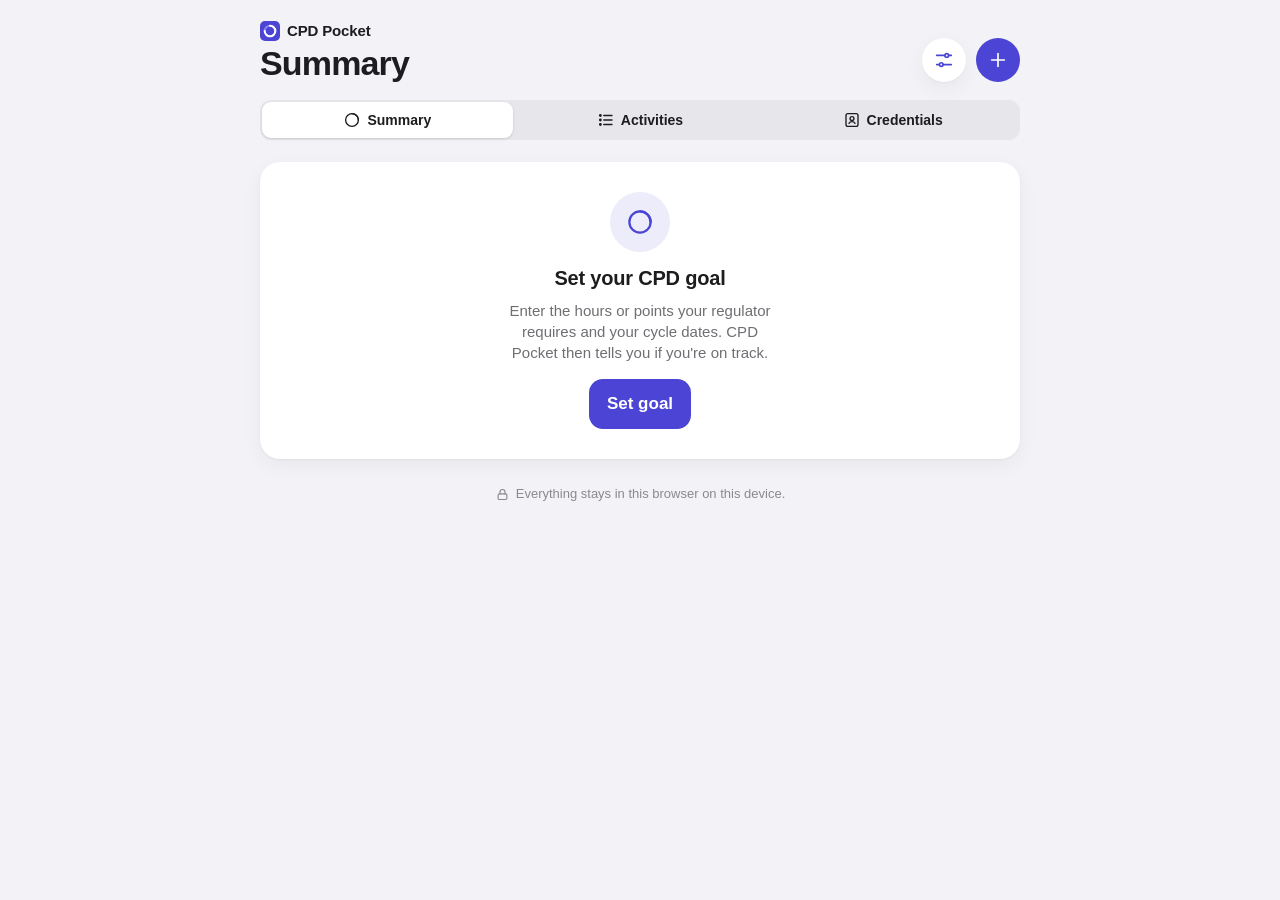
<file: cpdpocket/index.html>
<!doctype html>
<html lang="en">
<meta charset="utf-8">
<meta name="viewport" content="width=device-width, initial-scale=1, viewport-fit=cover">
<meta name="theme-color" content="#f2f2f7" media="(prefers-color-scheme: light)">
<meta name="theme-color" content="#000000" media="(prefers-color-scheme: dark)">
<meta name="description" content="Log CPD in seconds, keep certificates with each activity, and see if you're on track for renewal.">
<title>CPD Pocket</title>
<link rel="icon" href="data:image/svg+xml,%3Csvg xmlns='http://www.w3.org/2000/svg' viewBox='0 0 32 32'%3E%3Crect width='32' height='32' rx='8' fill='%234b44d4'/%3E%3Ccircle cx='16' cy='16' r='8.5' fill='none' stroke='%23fff' stroke-opacity='.35' stroke-width='3.2'/%3E%3Cpath d='M16 7.5a8.5 8.5 0 1 1-8.5 8.5' fill='none' stroke='%23fff' stroke-width='3.2' stroke-linecap='round'/%3E%3C/svg%3E">
<style>
/* Design: same system as Shelf Life. One job per screen.
   Summary = "am I on track?"  Activities = "what have I done?"  Credentials = "what expires?"
   Phones: bottom tab bar. ≥900px: tabs move into the header. Edit forms open as sheets. */
:root{
  --bg:#f2f2f7; --surface:#ffffff; --fill:#f2f2f7; --fill2:#e6e6eb; --ink:#1d1d1f; --muted:#6e6e73; --faint:#8a8a8e; --line:rgba(60,60,67,.16);
  --accent:#4b44d4; --accent-ink:#ffffff; --accent-soft:rgba(75,68,212,.10); --accent-ring:#5e5ce6;
  --ok:#17803f; --ok-bg:#e2f5e8; --ok-ring:#34c759;
  --warn:#9f5000; --warn-bg:#fff1db; --warn-ring:#ff9f0a;
  --bad:#c3001a; --bad-bg:#ffe6e8; --bad-ring:#ff3b30;
  --none-ring:#c7c7cc; --seg-on:#ffffff; --toast:rgba(28,28,30,.94); --toast-act:#a5a3ff;
  --shadow:0 1px 2px rgba(0,0,0,.04),0 6px 20px rgba(0,0,0,.05);
  --r-lg:20px; --r:14px;
  --font:-apple-system,BlinkMacSystemFont,"SF Pro Text","Segoe UI",Roboto,"Helvetica Neue",Arial,sans-serif;
  color-scheme:light;
}
@media (prefers-color-scheme:dark){:root:not([data-theme="light"]){
  --bg:#000000; --surface:#1c1c1e; --fill:#2c2c2e; --fill2:#3a3a3c; --ink:#f5f5f7; --muted:#a1a1a6; --faint:#8e8e93; --line:rgba(84,84,88,.55);
  --accent:#8e8cff; --accent-ink:#0d0b3d; --accent-soft:rgba(125,122,255,.17); --accent-ring:#7d7aff;
  --ok:#4cd77a; --ok-bg:rgba(48,209,88,.16); --ok-ring:#30d158;
  --warn:#ffb340; --warn-bg:rgba(255,159,10,.17); --warn-ring:#ff9f0a;
  --bad:#ff6b63; --bad-bg:rgba(255,69,58,.17); --bad-ring:#ff453a;
  --none-ring:#48484a; --seg-on:#636366; --toast:rgba(58,58,60,.96); --shadow:none; color-scheme:dark}}
:root[data-theme="dark"]{
  --bg:#000000; --surface:#1c1c1e; --fill:#2c2c2e; --fill2:#3a3a3c; --ink:#f5f5f7; --muted:#a1a1a6; --faint:#8e8e93; --line:rgba(84,84,88,.55);
  --accent:#8e8cff; --accent-ink:#0d0b3d; --accent-soft:rgba(125,122,255,.17); --accent-ring:#7d7aff;
  --ok:#4cd77a; --ok-bg:rgba(48,209,88,.16); --ok-ring:#30d158;
  --warn:#ffb340; --warn-bg:rgba(255,159,10,.17); --warn-ring:#ff9f0a;
  --bad:#ff6b63; --bad-bg:rgba(255,69,58,.17); --bad-ring:#ff453a;
  --none-ring:#48484a; --seg-on:#636366; --toast:rgba(58,58,60,.96); --shadow:none; color-scheme:dark}

*,*::before,*::after{box-sizing:border-box}
[hidden]{display:none!important}
html{background:var(--bg);-webkit-text-size-adjust:100%}
body{margin:0;background:var(--bg);color:var(--ink);font-family:var(--font);font-size:17px;line-height:1.4;-webkit-font-smoothing:antialiased;
  padding:0 max(16px,env(safe-area-inset-right)) calc(100px + env(safe-area-inset-bottom)) max(16px,env(safe-area-inset-left))}
h1,h2,h3,p{margin:0}
button,select,textarea{font:inherit;color:inherit}
:focus-visible{outline:3px solid var(--accent);outline-offset:2px}
.ic{width:22px;height:22px;fill:none;stroke:currentColor;stroke-width:1.8;stroke-linecap:round;stroke-linejoin:round;flex:none}

/* Header */
.top{max-width:760px;margin:0 auto;display:flex;align-items:flex-end;justify-content:space-between;gap:12px;padding:calc(20px + env(safe-area-inset-top)) 0 18px}
.brand{display:flex;align-items:center;gap:7px;font-size:15px;font-weight:600;letter-spacing:-.01em;color:var(--ink);margin-bottom:4px}
.logo{width:20px;height:20px;flex:none}
h1{font-size:34px;font-weight:700;letter-spacing:-.025em;line-height:1.1}
.top-btns{display:flex;gap:10px}
.icon-btn{border:0;background:var(--surface);box-shadow:var(--shadow);width:44px;height:44px;border-radius:50%;display:grid;place-items:center;cursor:pointer;color:var(--accent);flex:none}
.icon-btn.fill{background:var(--accent);color:var(--accent-ink);box-shadow:none}
.icon-btn:active{transform:scale(.94)}

.layout{max-width:760px;margin:0 auto}
.view{display:grid;gap:22px;align-content:start;min-width:0}
body:not([data-view="summary"]) #viewSummary, body:not([data-view="log"]) #viewLog, body:not([data-view="creds"]) #viewCreds{display:none}
.card{background:var(--surface);border-radius:var(--r-lg);box-shadow:var(--shadow)}

/* Segmented control */
.seg{display:grid;grid-auto-flow:column;grid-auto-columns:1fr;background:var(--fill2);border-radius:11px;padding:2px;gap:2px}
.seg button{border:0;background:transparent;font-size:14px;font-weight:600;padding:6px 10px;min-height:34px;border-radius:9px;cursor:pointer;display:flex;align-items:center;justify-content:center;gap:6px;transition:background .2s;white-space:nowrap}
.seg button[aria-pressed="true"]{background:var(--seg-on);box-shadow:0 1px 3px rgba(0,0,0,.12),0 0 0 .5px rgba(0,0,0,.04)}

/* Buttons */
.btn{position:relative;appearance:none;border:0;font-size:17px;font-weight:600;border-radius:14px;min-height:50px;padding:0 18px;display:inline-flex;align-items:center;justify-content:center;gap:8px;cursor:pointer;background:var(--surface);color:var(--accent);box-shadow:var(--shadow);text-decoration:none;transition:transform .12s ease,opacity .2s;-webkit-tap-highlight-color:transparent}
.btn:active{transform:scale(.97)}
.btn.primary{background:var(--accent);color:var(--accent-ink);box-shadow:none}
.btn.tinted{background:var(--accent-soft);color:var(--accent);box-shadow:none}
.btn.plain{background:transparent;box-shadow:none;min-height:44px;padding:0 8px;font-weight:500}
.btn.small{min-height:38px;font-size:15px;border-radius:11px;padding:0 14px}
.btn.danger{color:var(--bad)}
.btn .ic{width:20px;height:20px}
.btn input[type=file]{position:absolute;opacity:0;width:1px;height:1px;pointer-events:none}
.btn:has(input:focus-visible){outline:3px solid var(--accent);outline-offset:2px}
.note{font-size:15px;color:var(--muted)}
.foot-note{display:flex;gap:6px;align-items:center;justify-content:center;font-size:13px;color:var(--faint);padding:4px 0}
.foot-note .ic{width:15px;height:15px}

/* Grouped lists */
.group{background:var(--surface);border-radius:var(--r);box-shadow:var(--shadow);overflow:hidden;margin:0;padding:0;list-style:none}
.group-title{font-size:13px;font-weight:500;color:var(--muted);text-transform:uppercase;letter-spacing:.03em;padding:0 16px 7px;display:flex;justify-content:space-between;align-items:baseline}
.group-title button{border:0;background:none;color:var(--accent);font-size:15px;font-weight:500;text-transform:none;letter-spacing:0;cursor:pointer;padding:0}
.group-foot{font-size:13px;color:var(--muted);padding:7px 16px 0}
.row{position:relative;display:flex;align-items:center;gap:10px;min-height:50px;padding:4px 12px 4px 16px}
.row + .row::before,.item + .item::before{content:"";position:absolute;top:0;left:16px;right:0;border-top:1px solid var(--line)}
.row > .k{flex:0 0 110px;font-size:16px}
.row > .k .req{color:var(--bad)}
.row .grow{flex:1;font-size:16px;min-width:0}
.row .valtext{color:var(--muted);text-align:right}
input,select,textarea{font-size:17px;color:var(--ink);background:var(--fill);border:0;border-radius:11px;padding:11px 14px;min-height:46px;width:100%;min-width:0}
input::placeholder,textarea::placeholder{color:var(--faint)}
.row input,.row select{flex:1;background:transparent;padding:10px 6px;border-radius:8px;min-height:44px}
.row input:focus,.row select:focus{background:var(--fill)}
.row input[type=date]{text-align:left;-webkit-appearance:none;appearance:none}
.row select{-webkit-appearance:none;appearance:none;cursor:pointer;color:var(--accent);text-align:right}
.row.bad > .k{color:var(--bad)}
.row.stack{display:grid;gap:4px;padding:12px 16px}
.row.stack label{font-size:14px;color:var(--muted)}
.row.stack textarea{background:var(--fill);min-height:80px;resize:vertical;font-size:16px;line-height:1.4}
.num{display:flex;align-items:center;gap:6px;color:var(--muted)}
.num input{width:84px;flex:none;text-align:right;background:var(--fill);font-variant-numeric:tabular-nums}
.chips{display:flex;gap:8px;flex-wrap:wrap;padding:2px 16px 12px}
.chip{border:0;background:var(--fill);color:var(--ink);font-size:14px;font-weight:600;border-radius:999px;padding:6px 13px;min-height:34px;cursor:pointer;font-variant-numeric:tabular-nums}
.chip[aria-pressed="true"]{background:var(--accent);color:var(--accent-ink)}
.row .seg{flex:1;max-width:240px;margin-left:auto}

/* Progress hero */
.hero{padding:20px;display:grid;gap:18px}
.v-ok{--ring:var(--accent-ring);--tone:var(--ok);--tone-bg:var(--ok-bg)}
.v-done{--ring:var(--ok-ring);--tone:var(--ok);--tone-bg:var(--ok-bg)}
.v-warn{--ring:var(--warn-ring);--tone:var(--warn);--tone-bg:var(--warn-bg)}
.v-bad{--ring:var(--bad-ring);--tone:var(--bad);--tone-bg:var(--bad-bg)}
.v-none{--ring:var(--none-ring);--tone:var(--muted);--tone-bg:var(--fill)}
.h-top{display:flex;gap:20px;align-items:center}
.ring{position:relative;width:128px;height:128px;flex:none}
.ring svg{width:100%;height:100%;transform:rotate(-90deg)}
.ring circle{fill:none;stroke-width:10}
.ring .track{stroke:var(--fill2)}
.ring .val{stroke:var(--ring);stroke-linecap:round;transition:stroke-dashoffset 1s cubic-bezier(.2,.8,.2,1)}
.ring .pace{stroke:var(--ink);stroke-width:3;opacity:.35}
.ring-c{position:absolute;inset:0;display:grid;place-content:center;text-align:center}
.ring-c b{font-size:32px;font-weight:700;letter-spacing:-.03em;line-height:1;font-variant-numeric:tabular-nums}
.ring-c span{font-size:12px;color:var(--muted);margin-top:3px}
.h-text{min-width:0}
.label{display:inline-flex;align-items:center;gap:5px;padding:4px 11px 4px 8px;border-radius:999px;background:var(--tone-bg);color:var(--tone);font-size:14px;font-weight:600;margin-bottom:8px}
.label .ic{width:17px;height:17px;stroke-width:2.2}
.h-big{font-size:22px;font-weight:700;letter-spacing:-.015em;line-height:1.2}
.h-sub{margin-top:4px;color:var(--muted);font-size:15px}
.stats{display:grid;grid-template-columns:repeat(3,1fr);background:var(--fill);border-radius:var(--r)}
.stat{padding:11px 14px;display:grid;gap:1px;min-width:0}
.stat + .stat{border-left:1px solid var(--line)}
.stat span{font-size:12px;color:var(--muted)}
.stat b{font-size:17px;font-weight:600;font-variant-numeric:tabular-nums;line-height:1.25}
@media (max-width:400px){ .h-top{gap:14px} .ring{width:104px;height:104px} .ring-c b{font-size:26px} .h-big{font-size:19px} .stat{padding:10px} .stat b{font-size:15px} }
.empty{padding:30px 22px;text-align:center;display:grid;gap:8px;justify-items:center}
.empty-ic{width:60px;height:60px;border-radius:50%;background:var(--accent-soft);color:var(--accent);display:grid;place-items:center;margin-bottom:4px}
.empty-ic .ic{width:30px;height:30px}
.empty h2{font-size:20px;font-weight:700;letter-spacing:-.01em}
.empty p{color:var(--muted);font-size:15px;max-width:34ch}
.empty .btn{margin-top:8px}

/* Category breakdown */
.bar-row{display:grid;grid-template-columns:minmax(0,1fr) auto;gap:4px 12px;padding:10px 16px;position:relative}
.bar-row + .bar-row::before{content:"";position:absolute;top:0;left:16px;right:0;border-top:1px solid var(--line)}
.bar-row span{font-size:15px;overflow:hidden;text-overflow:ellipsis;white-space:nowrap}
.bar-row b{font-size:15px;font-weight:600;font-variant-numeric:tabular-nums}
.bar{grid-column:1/-1;height:6px;border-radius:3px;background:var(--fill2);overflow:hidden}
.bar i{display:block;height:100%;border-radius:3px;background:var(--accent-ring)}

/* Lists */
.item{position:relative;display:flex;align-items:center;gap:12px;padding:10px 12px 10px 16px;min-height:62px;width:100%;border:0;background:none;text-align:left;cursor:pointer}
.item:active{background:var(--fill)}
.item .main{flex:1;min-width:0;display:grid}
.item .main b{font-size:16px;font-weight:600;white-space:nowrap;overflow:hidden;text-overflow:ellipsis}
.item .main span{font-size:13px;color:var(--muted);white-space:nowrap;overflow:hidden;text-overflow:ellipsis}
.item .chev{width:16px;height:16px;color:var(--faint)}
.item + .item::before{left:62px}
.badge-ic{width:34px;height:34px;border-radius:9px;display:grid;place-items:center;flex:none;background:var(--accent-soft);color:var(--accent)}
.badge-ic .ic{width:19px;height:19px}
.badge-ic.t-ok{background:var(--ok-bg);color:var(--ok)} .badge-ic.t-warn{background:var(--warn-bg);color:var(--warn)} .badge-ic.t-bad{background:var(--bad-bg);color:var(--bad)}
.pill{font-size:13px;font-weight:600;padding:3px 9px;border-radius:999px;white-space:nowrap;font-variant-numeric:tabular-nums;background:var(--fill);color:var(--muted)}
.t-ok.pill{background:var(--ok-bg);color:var(--ok)} .t-warn.pill{background:var(--warn-bg);color:var(--warn)} .t-bad.pill{background:var(--bad-bg);color:var(--bad)}
.marks{display:flex;gap:4px;color:var(--faint)} .marks .ic{width:15px;height:15px}
.day{font-size:13px;font-weight:500;color:var(--muted);text-transform:uppercase;letter-spacing:.03em;padding:18px 16px 7px;display:flex;justify-content:space-between}
.day:first-child{padding-top:0}
.list-empty{background:var(--surface);border-radius:var(--r);box-shadow:var(--shadow);padding:28px 20px;text-align:center;color:var(--muted);font-size:15px}
.search{position:relative}
.search .ic{position:absolute;left:11px;top:50%;transform:translateY(-50%);width:18px;height:18px;color:var(--faint)}
.search input{padding-left:36px;background:var(--fill2);min-height:40px;font-size:16px}
.tools{display:grid;gap:10px}
.h-actions{display:flex;gap:8px;flex-wrap:wrap}
.h-actions .btn{flex:1 1 auto}

/* Attention */
.att{display:flex;align-items:center;gap:12px;padding:10px 12px 10px 16px;min-height:56px;position:relative;width:100%;border:0;background:none;text-align:left;cursor:pointer;font-size:15px}
.att + .att::before{content:"";position:absolute;top:0;left:62px;right:0;border-top:1px solid var(--line)}
.att .main{flex:1;min-width:0}
.att .main b{display:block;font-weight:600;font-size:16px}
.att .main span{color:var(--muted);font-size:13px}

/* Tab bar */
.tabbar{position:fixed;left:0;right:0;bottom:0;z-index:20;display:grid;grid-template-columns:repeat(3,1fr);padding:4px max(16px,env(safe-area-inset-left)) calc(4px + env(safe-area-inset-bottom));
  background:color-mix(in srgb,var(--surface) 80%,transparent);backdrop-filter:saturate(180%) blur(20px);-webkit-backdrop-filter:saturate(180%) blur(20px);border-top:1px solid var(--line)}
.tab{position:relative;border:0;background:none;font-size:11px;font-weight:600;color:var(--faint);display:grid;justify-items:center;gap:1px;padding:5px;min-height:50px;cursor:pointer;-webkit-tap-highlight-color:transparent}
.tab .ic{width:26px;height:26px}
.tab[aria-current="page"]{color:var(--accent)}
.tbadge{position:absolute;top:2px;left:calc(50% + 7px);min-width:18px;height:18px;padding:0 5px;border-radius:9px;background:var(--bad-ring);color:#fff;font-size:11px;line-height:18px;text-align:center}
@media (min-width:900px){
  body{padding-bottom:48px}
  .tabbar{position:static;max-width:760px;margin:0 auto 22px;padding:2px;border:0;border-radius:11px;background:var(--fill2);backdrop-filter:none;-webkit-backdrop-filter:none;gap:2px}
  .tab{display:flex;justify-content:center;align-items:center;gap:6px;font-size:14px;color:var(--ink);min-height:36px;padding:6px 10px;border-radius:9px}
  .tab .ic{width:18px;height:18px}
  .tab[aria-current="page"]{background:var(--seg-on);color:var(--ink);box-shadow:0 1px 3px rgba(0,0,0,.12)}
  .tbadge{position:static}
  .toast{bottom:28px!important}
}

/* Toast */
.toast{position:fixed;left:50%;bottom:calc(76px + env(safe-area-inset-bottom));z-index:60;transform:translate(-50%,16px);opacity:0;pointer-events:none;
  display:flex;align-items:center;gap:12px;max-width:calc(100% - 32px);padding:8px 8px 8px 16px;min-height:44px;border-radius:14px;background:var(--toast);color:#fff;font-size:15px;
  backdrop-filter:blur(20px);-webkit-backdrop-filter:blur(20px);box-shadow:0 10px 30px rgba(0,0,0,.2);transition:opacity .25s,transform .3s cubic-bezier(.2,.8,.2,1)}
.toast.show{opacity:1;transform:translate(-50%,0);pointer-events:auto}
.toast button{border:0;background:none;color:var(--toast-act);font-weight:600;padding:6px 10px;min-height:36px;border-radius:9px;cursor:pointer}

/* Sheets */
dialog.sheet{border:0;padding:0;background:var(--bg);color:var(--ink);width:min(560px,calc(100% - 32px));max-height:min(88vh,860px);border-radius:22px;overflow:auto;overscroll-behavior:contain}
dialog.sheet::backdrop{background:rgba(0,0,0,.38)}
dialog.sheet[open]{animation:sheetIn .35s cubic-bezier(.2,.8,.2,1)}
@keyframes sheetIn{from{opacity:0;transform:translateY(24px)}}
@media (max-width:599px){ dialog.sheet{margin:auto 0 0;width:100%;max-width:100%;border-radius:22px 22px 0 0;max-height:94vh;padding-bottom:env(safe-area-inset-bottom)} }
.sheet-head{position:sticky;top:0;z-index:2;display:grid;grid-template-columns:1fr auto 1fr;align-items:center;padding:10px 8px;background:color-mix(in srgb,var(--bg) 85%,transparent);backdrop-filter:blur(20px);-webkit-backdrop-filter:blur(20px)}
.sheet-head h2{font-size:17px;font-weight:600;grid-column:2;text-align:center}
.sheet-head .l{grid-column:1;justify-self:start}
.sheet-head .r{grid-column:3;justify-self:end;font-weight:600}
.sheet-body{padding:8px 16px 28px;display:grid;gap:24px}
.err-msg{color:var(--bad);font-size:14px;padding:0 16px}
.privacy{display:flex;gap:12px;padding:14px 16px;font-size:15px;color:var(--muted)}
.privacy .ic{color:var(--accent);margin-top:1px}
.btn-row{display:flex;gap:8px;padding:10px 16px 12px;flex-wrap:wrap}
.btn-row .btn{flex:1 1 auto}
.sheet-actions{display:grid;gap:10px}

/* Evidence thumbnails */
.thumbs{display:grid;grid-template-columns:repeat(auto-fill,minmax(88px,1fr));gap:10px;padding:12px 16px}
.thumb{position:relative;aspect-ratio:1;border-radius:12px;overflow:hidden;background:var(--fill);display:grid;place-items:center;text-align:center;font-size:12px;color:var(--muted)}
.thumb img{width:100%;height:100%;object-fit:cover;cursor:zoom-in}
.thumb .doc{display:grid;gap:4px;justify-items:center;padding:6px;cursor:pointer;overflow-wrap:anywhere}
.thumb .rm{position:absolute;top:4px;right:4px;width:26px;height:26px;border-radius:50%;border:0;background:rgba(0,0,0,.55);color:#fff;display:grid;place-items:center;cursor:pointer}
.thumb .rm .ic{width:14px;height:14px;stroke-width:2.4}
.add-ev{border:1.5px dashed var(--line);background:none;color:var(--accent);cursor:pointer;font-weight:600;font-size:13px;display:grid;gap:4px;place-items:center;align-content:center}
.add-ev input{position:absolute;opacity:0;width:1px;height:1px}

/* Image viewer */
dialog.viewer{border:0;padding:0;background:transparent;max-width:100vw;max-height:100vh}
dialog.viewer::backdrop{background:rgba(0,0,0,.88)}
dialog.viewer img{max-width:94vw;max-height:88vh;border-radius:10px;display:block}
dialog.viewer button{position:fixed;top:calc(12px + env(safe-area-inset-top));right:12px;width:40px;height:40px;border-radius:50%;border:0;background:rgba(255,255,255,.18);color:#fff;display:grid;place-items:center;cursor:pointer}

/* Print report */
#report{display:none}
@media print{
  @page{margin:16mm}
  body{background:#fff;color:#000;padding:0;font-size:11pt}
  body > *:not(#report){display:none!important}
  #report{display:block}
  #report h1{font-size:20pt;margin-bottom:4px}
  #report .meta{color:#444;margin-bottom:14px}
  #report table{width:100%;border-collapse:collapse;margin-top:10px}
  #report th,#report td{border-bottom:1px solid #ccc;padding:6px 4px;text-align:left;vertical-align:top;font-size:10pt}
  #report th{font-size:9pt;text-transform:uppercase;color:#444}
  #report .refl{color:#333;font-size:9.5pt;margin-top:3px}
  #report h2{font-size:13pt;margin:18px 0 4px}
  #report .sum{display:flex;gap:28px;margin:8px 0}
  #report .sum b{display:block;font-size:16pt}
  #report tr{break-inside:avoid}
}
@media (prefers-reduced-motion:reduce){*,*::before,*::after{transition:none!important;animation:none!important}}
</style>

<header class="top">
  <div>
    <p class="brand"><svg class="logo" viewBox="0 0 32 32" aria-hidden="true"><rect width="32" height="32" rx="8" fill="var(--accent)"/><circle cx="16" cy="16" r="8.5" fill="none" stroke="var(--accent-ink)" stroke-opacity=".35" stroke-width="3.2"/><path d="M16 7.5a8.5 8.5 0 1 1-8.5 8.5" fill="none" stroke="var(--accent-ink)" stroke-width="3.2" stroke-linecap="round"/></svg>CPD Pocket</p>
    <h1 id="title">Summary</h1>
  </div>
  <div class="top-btns">
    <button class="icon-btn" id="openSettings" type="button" aria-label="Settings" data-ic="sliders"></button>
    <button class="icon-btn fill" id="addTop" type="button" aria-label="Log activity" data-ic="plus"></button>
  </div>
</header>

<nav class="tabbar" aria-label="Sections">
  <button class="tab" type="button" data-view="summary" aria-current="page" data-ic="ring">Summary</button>
  <button class="tab" type="button" data-view="log" data-ic="list">Activities</button>
  <button class="tab" type="button" data-view="creds" data-ic="badge">Credentials<span class="tbadge" id="credBadge" hidden>0</span></button>
</nav>

<main class="layout">
  <!-- SUMMARY -->
  <section class="view" id="viewSummary" aria-label="Summary">
    <div class="card" id="hero" aria-live="polite"></div>
    <div id="attWrap" hidden>
      <p class="group-title">Needs attention</p>
      <div class="group" id="attList"></div>
    </div>
    <div id="catWrap" hidden>
      <p class="group-title">By category <span id="catNote"></span></p>
      <div class="group" id="catList"></div>
    </div>
    <div id="recentWrap" hidden>
      <p class="group-title">Recent <button type="button" id="seeAll">See all</button></p>
      <div class="group" id="recentList"></div>
    </div>
    <p class="foot-note" data-ic="lock">Everything stays in this browser on this device.</p>
  </section>

  <!-- ACTIVITIES -->
  <section class="view" id="viewLog" aria-label="Activities">
    <div class="tools">
      <label class="search"><span data-ic="search"></span><input id="q" type="search" placeholder="Search activities" aria-label="Search activities" autocomplete="off"></label>
      <div class="seg" role="group" aria-label="Filter activities" id="filterSeg">
        <button type="button" data-f="all" aria-pressed="true">All</button>
        <button type="button" data-f="cycle" aria-pressed="false">This cycle</button>
        <button type="button" data-f="todo" aria-pressed="false">Incomplete</button>
      </div>
    </div>
    <div id="logList"></div>
    <div class="h-actions">
      <button class="btn small" type="button" id="printBtn" data-ic="doc">PDF report</button>
      <button class="btn small" type="button" id="csvBtn" data-ic="download">Export CSV</button>
    </div>
  </section>

  <!-- CREDENTIALS -->
  <section class="view" id="viewCreds" aria-label="Credentials">
    <div id="credList"></div>
    <button class="btn tinted" type="button" id="addCred" data-ic="plus">Add credential</button>
    <p class="group-foot" style="text-align:center">Practising licence, registration, BLS/ACLS, indemnity cover — anything with an expiry date.</p>
  </section>
</main>

<div class="toast" id="toast" role="status" aria-live="polite"><span id="toastMsg"></span><button type="button" id="toastUndo">Undo</button></div>

<!-- Activity sheet -->
<dialog class="sheet" id="actSheet" aria-labelledby="actTitle">
  <form id="actForm" novalidate>
    <div class="sheet-head">
      <button class="btn plain l" type="button" data-close>Cancel</button>
      <h2 id="actTitle">New Activity</h2>
      <button class="btn plain r" type="submit" id="actSave">Add</button>
    </div>
    <div class="sheet-body">
      <p class="err-msg" id="actErr" role="alert" hidden></p>
      <div>
        <ul class="group">
          <li class="row" id="rTitle"><label class="k" for="aTitle">Title <span class="req" aria-hidden="true">*</span></label><input id="aTitle" placeholder="e.g. Antimicrobial stewardship" autocomplete="off" required></li>
          <li class="row" id="rDate"><label class="k" for="aDate">Date <span class="req" aria-hidden="true">*</span></label><input id="aDate" type="date" required></li>
          <li class="row"><label class="k" for="aCat">Category</label><select id="aCat"></select></li>
          <li class="row"><label class="k" for="aProv">Provider</label><input id="aProv" placeholder="Optional" autocomplete="off" list="provList"></li>
        </ul>
        <datalist id="provList"></datalist>
      </div>
      <div>
        <ul class="group">
          <li class="row" id="rAmt"><label class="k" for="aAmt"><span class="unitWord">Hours</span> <span class="req" aria-hidden="true">*</span></label>
            <span class="grow"></span><span class="num"><input id="aAmt" type="number" inputmode="decimal" min="0" step="0.25" placeholder="0"><i class="unitShort">h</i></span></li>
        </ul>
        <div class="chips" id="amtChips" role="group" aria-label="Quick amount"></div>
      </div>
      <div>
        <p class="group-title">Certificate & evidence</p>
        <div class="group"><div class="thumbs" id="aThumbs"></div></div>
        <p class="group-foot">Photo or PDF. Saved with this activity so it's ready if you're audited.</p>
      </div>
      <div>
        <p class="group-title">Reflection</p>
        <div class="group">
          <div class="row stack"><label for="aLearn">What did you learn?</label><textarea id="aLearn" rows="3"></textarea></div>
          <div class="row stack"><label for="aApply">How will it change your practice?</label><textarea id="aApply" rows="3"></textarea></div>
        </div>
        <p class="group-foot">Many regulators ask for reflection on how learning affected practice, not just hours. A sentence or two now saves time later.</p>
      </div>
      <div class="sheet-actions" id="actExtra" hidden>
        <button class="btn" type="button" id="actAgain" data-ic="repeat">Log again today</button>
        <button class="btn danger" type="button" id="actDel" data-ic="trash">Delete activity</button>
      </div>
    </div>
  </form>
</dialog>

<!-- Credential sheet -->
<dialog class="sheet" id="credSheet" aria-labelledby="credTitle">
  <form id="credForm" novalidate>
    <div class="sheet-head">
      <button class="btn plain l" type="button" data-close>Cancel</button>
      <h2 id="credTitle">New Credential</h2>
      <button class="btn plain r" type="submit" id="credSave">Add</button>
    </div>
    <div class="sheet-body">
      <p class="err-msg" id="credErr" role="alert" hidden></p>
      <ul class="group">
        <li class="row" id="rCName"><label class="k" for="cName">Name <span class="req" aria-hidden="true">*</span></label><input id="cName" placeholder="e.g. Practising licence" autocomplete="off" list="credNames"></li>
        <li class="row"><label class="k" for="cNum">Number</label><input id="cNum" placeholder="Optional" autocomplete="off"></li>
        <li class="row"><label class="k" for="cIssued">Issued</label><input id="cIssued" type="date"></li>
        <li class="row" id="rCExp"><label class="k" for="cExp">Expires <span class="req" aria-hidden="true">*</span></label><input id="cExp" type="date"></li>
      </ul>
      <datalist id="credNames"><option value="Practising licence"><option value="Professional registration"><option value="Basic Life Support (BLS)"><option value="Advanced Cardiac Life Support (ACLS)"><option value="Professional indemnity insurance"><option value="Immunisation certificate"></datalist>
      <div>
        <p class="group-title">Document</p>
        <div class="group"><div class="thumbs" id="cThumbs"></div></div>
      </div>
      <div class="sheet-actions" id="credExtra" hidden>
        <button class="btn" type="button" id="credCal" data-ic="calendar">Add reminder to calendar</button>
        <button class="btn danger" type="button" id="credDel" data-ic="trash">Delete credential</button>
      </div>
    </div>
  </form>
</dialog>

<!-- Settings sheet -->
<dialog class="sheet" id="settings" aria-labelledby="setTitle">
  <div class="sheet-head"><span></span><h2 id="setTitle">Settings</h2><button class="btn plain r" type="button" data-close>Done</button></div>
  <div class="sheet-body">
    <div>
      <p class="group-title">Your requirement</p>
      <div class="group">
        <div class="row"><span class="grow">Measure in</span>
          <div class="seg" role="group" aria-label="Unit" id="unitSeg">
            <button type="button" data-u="hours" aria-pressed="true">Hours</button>
            <button type="button" data-u="points" aria-pressed="false">Points</button>
          </div>
        </div>
        <label class="row" for="sGoal"><span class="grow">Goal per cycle</span><span class="num"><input id="sGoal" type="number" inputmode="decimal" min="0" step="1"><i class="unitShort">h</i></span></label>
        <label class="row" for="sStart"><span class="k">Cycle starts</span><input id="sStart" type="date"></label>
        <label class="row" for="sEnd"><span class="k">Cycle ends</span><input id="sEnd" type="date"></label>
      </div>
      <p class="group-foot">Requirements differ by country, council and profession. Check yours with your regulator, then set them here.</p>
      <div class="btn-row" style="padding:10px 0 0"><button class="btn small tinted" type="button" id="cycleCal" data-ic="calendar">Add deadline to calendar</button><button class="btn small tinted" type="button" id="nextCycle" data-ic="repeat">Start next cycle</button></div>
    </div>
    <div>
      <p class="group-title">Categories</p>
      <div class="group"><div class="row stack"><label for="sCats">One per line</label><textarea id="sCats" rows="6"></textarea></div></div>
    </div>
    <div>
      <p class="group-title">For your report</p>
      <div class="group">
        <label class="row" for="sName"><span class="k">Name</span><input id="sName" autocomplete="name" placeholder="Optional"></label>
        <label class="row" for="sReg"><span class="k">Reg. no.</span><input id="sReg" autocomplete="off" placeholder="Optional"></label>
        <label class="row" for="sProf"><span class="k">Profession</span><input id="sProf" autocomplete="off" placeholder="e.g. Pharmacist"></label>
      </div>
    </div>
    <div>
      <p class="group-title">Credentials</p>
      <div class="group"><label class="row" for="sWarn"><span class="grow">Warn before expiry</span><span class="num"><input id="sWarn" type="number" inputmode="numeric" min="1" max="365"><i>days</i></span></label></div>
    </div>
    <div>
      <p class="group-title">Backup</p>
      <div class="group">
        <div class="row"><span class="grow">Last backup</span><span class="valtext" id="lastBk">Never</span></div>
        <div class="btn-row">
          <button class="btn small tinted" type="button" id="bkBtn" data-ic="download">Back up</button>
          <label class="btn small tinted" data-ic="upload">Restore<input id="restoreFile" type="file" accept=".json,application/json"></label>
        </div>
      </div>
      <p class="group-foot">Your log lives only in this browser. Clearing site data or changing phone deletes it, so save a backup file (with certificates) somewhere safe now and then.</p>
    </div>
    <div>
      <p class="group-title">Appearance</p>
      <div class="group">
        <div class="row"><span class="grow">Theme</span>
          <div class="seg" role="group" aria-label="Theme" id="themeSeg">
            <button type="button" data-t="auto" aria-pressed="true">Auto</button>
            <button type="button" data-t="light" aria-pressed="false">Light</button>
            <button type="button" data-t="dark" aria-pressed="false">Dark</button>
          </div>
        </div>
      </div>
    </div>
    <div>
      <p class="group-title">Privacy</p>
      <div class="group"><p class="privacy" data-ic="lock">No account and nothing uploaded. Activities, certificates and settings are stored only in this browser.</p></div>
    </div>
    <button class="btn danger" type="button" id="wipe" data-ic="trash">Erase all data</button>
  </div>
</dialog>

<dialog class="viewer" id="viewer"><img id="viewerImg" alt="Evidence"><button type="button" aria-label="Close" data-close data-ic="close"></button></dialog>

<div id="report"></div>

<script>
/* ---------- Helpers ---------- */
const $ = id => document.getElementById(id);
const esc = s => String(s??"").replace(/[&<>"]/g,c=>({"&":"&amp;","<":"&lt;",">":"&gt;",'"':"&quot;"}[c]));
const store = { get(k,d){try{const v=localStorage.getItem(k);return v?JSON.parse(v):d}catch{return d}}, set(k,v){try{localStorage.setItem(k,JSON.stringify(v));return true}catch{return false}} };
const uid = () => Date.now().toString(36)+Math.random().toString(36).slice(2,8);
const toDate = iso => { if(!/^\d{4}-\d{2}-\d{2}$/.test(iso||"")) return null; const [y,m,d]=iso.split("-").map(Number); return new Date(y,m-1,d); };
const isoOf = d => `${d.getFullYear()}-${String(d.getMonth()+1).padStart(2,"0")}-${String(d.getDate()).padStart(2,"0")}`;
const today0 = () => { const n=new Date(); return new Date(n.getFullYear(),n.getMonth(),n.getDate()); };
const days = (a,b) => Math.round((b-a)/864e5);
const fmtD = (iso,o={day:"numeric",month:"short",year:"numeric"}) => { const d=toDate(iso); return d? d.toLocaleDateString("en-GB",o) : "—"; };
const n2 = x => String(Math.round((+x||0)*100)/100);
const plural = (n,w) => `${n} ${w}${n===1?"":"s"}`;
const reduceMotion = matchMedia("(prefers-reduced-motion: reduce)").matches;

const ICONS = {
  plus:'<path d="M12 5v14M5 12h14"/>',
  sliders:'<path d="M4 7h9M17 7h3M4 17h3M11 17h9"/><circle cx="15" cy="7" r="2"/><circle cx="9" cy="17" r="2"/>',
  ring:'<circle cx="12" cy="12" r="8.5"/><path d="M12 3.5a8.5 8.5 0 0 1 8.5 8.5"/>',
  list:'<path d="M9 6h11M9 12h11M9 18h11"/><circle cx="4.5" cy="6" r="1"/><circle cx="4.5" cy="12" r="1"/><circle cx="4.5" cy="18" r="1"/>',
  badge:'<rect x="4" y="3.5" width="16" height="17" rx="2.5"/><circle cx="12" cy="10" r="2.6"/><path d="M8 16.5c.8-1.6 2.2-2.4 4-2.4s3.2.8 4 2.4"/>',
  search:'<circle cx="11" cy="11" r="6.5"/><path d="m20 20-4.2-4.2"/>',
  check:'<path d="m5 12.5 4.5 4.5L19 7.5"/>',
  alert:'<path d="M12 4.5 3 19.5h18z"/><path d="M12 10v4M12 17h.01"/>',
  clock:'<circle cx="12" cy="12" r="8.5"/><path d="M12 7.5V12l3 2"/>',
  calendar:'<rect x="3.5" y="5" width="17" height="15" rx="2.5"/><path d="M3.5 10h17M8 3v4M16 3v4"/>',
  trash:'<path d="M4 7h16M10 11v6M14 11v6M6 7l1 12a1 1 0 0 0 1 1h8a1 1 0 0 0 1-1l1-12M9 7V4h6v3"/>',
  chevron:'<path d="m9 6 6 6-6 6"/>',
  lock:'<rect x="5" y="11" width="14" height="9" rx="2"/><path d="M8 11V8a4 4 0 0 1 8 0v3"/>',
  close:'<path d="M7 7l10 10M17 7 7 17"/>',
  download:'<path d="M12 4v11M7 10l5 5 5-5M5 20h14"/>',
  upload:'<path d="M12 15V4M7 9l5-5 5 5M5 20h14"/>',
  doc:'<path d="M14 3.5H7a2 2 0 0 0-2 2v13a2 2 0 0 0 2 2h10a2 2 0 0 0 2-2v-10z"/><path d="M14 3.5v5h5M9 13h6M9 16.5h6"/>',
  clip:'<path d="m20 11.5-7.8 7.8a5 5 0 0 1-7.1-7.1l8-8a3.3 3.3 0 0 1 4.7 4.7l-8 8a1.7 1.7 0 0 1-2.4-2.4l7.3-7.3"/>',
  pen:'<path d="M4 20h4L19 9l-4-4L4 16z"/><path d="m13.5 6.5 4 4"/>',
  repeat:'<path d="M17 3l3 3-3 3"/><path d="M4 11V9a3 3 0 0 1 3-3h13M7 21l-3-3 3-3"/><path d="M20 13v2a3 3 0 0 1-3 3H4"/>',
  camera:'<path d="M4 8h3l2-3h6l2 3h3a1 1 0 0 1 1 1v10a1 1 0 0 1-1 1H4a1 1 0 0 1-1-1V9a1 1 0 0 1 1-1z"/><circle cx="12" cy="13.5" r="3.5"/>',
  book:'<path d="M4 5.5A2.5 2.5 0 0 1 6.5 3H20v15H6.5A2.5 2.5 0 0 0 4 20.5z"/><path d="M4 20.5A2.5 2.5 0 0 0 6.5 23H20v-5"/>',
  people:'<circle cx="9" cy="8.5" r="3"/><path d="M3.5 19c.8-3 2.9-4.5 5.5-4.5s4.7 1.5 5.5 4.5"/><circle cx="17" cy="9.5" r="2.4"/><path d="M16 14.6c2.3-.2 4 1.1 4.6 3.9"/>',
  screen:'<rect x="3" y="4.5" width="18" height="12" rx="2"/><path d="M8 20h8M12 16.5V20"/>',
  mic:'<rect x="9" y="3" width="6" height="11" rx="3"/><path d="M5.5 11a6.5 6.5 0 0 0 13 0M12 17.5V21"/>',
  cap:'<path d="M2.5 9 12 4.5 21.5 9 12 13.5z"/><path d="M6.5 11v4.5c1.5 1.4 3.4 2 5.5 2s4-.6 5.5-2V11"/>',
  star:'<path d="m12 4 2.5 5.1 5.5.8-4 3.9.9 5.5-4.9-2.6-4.9 2.6.9-5.5-4-3.9 5.5-.8z"/>'
};
const ic = n => `<svg class="ic" viewBox="0 0 24 24" aria-hidden="true">${ICONS[n]||""}</svg>`;
const decorate = root => root.querySelectorAll("[data-ic]").forEach(el=>{ if(!el.dataset.icDone){ el.insertAdjacentHTML("afterbegin", ic(el.dataset.ic)); el.dataset.icDone=1; }});
decorate(document);
const catIcon = c => { c=(c||"").toLowerCase();
  return /conf|seminar|symposium/.test(c)?"mic" : /e-?learn|online|webinar/.test(c)?"screen" : /read|journal|article/.test(c)?"book"
    : /peer|discussion|meeting|journal club/.test(c)?"people" : /course|workshop|training|module/.test(c)?"cap" : /teach|present|mentor/.test(c)?"star" : "pen"; };

/* ---------- Files (certificates) in IndexedDB; localStorage is too small for photos ---------- */
const files = {
  db:null,
  open(){ if(!this.db) this.db = new Promise((res,rej)=>{ try{ const r=indexedDB.open("cpdpocket",1);
      r.onupgradeneeded=()=>r.result.createObjectStore("files"); r.onsuccess=()=>res(r.result); r.onerror=()=>rej(r.error); }catch(e){ rej(e); } });
    return this.db; },
  async run(mode, fn){ const db=await this.open(); return new Promise((res,rej)=>{ const t=db.transaction("files",mode), r=fn(t.objectStore("files")); t.oncomplete=()=>res(r?.result); t.onerror=()=>rej(t.error); t.onabort=()=>rej(t.error); }); },
  get(id){ return this.run("readonly", s=>s.get(id)); },
  put(id,v){ return this.run("readwrite", s=>s.put(v,id)); },
  del(id){ return this.run("readwrite", s=>s.delete(id)); },
  keys(){ return this.run("readonly", s=>s.getAllKeys()); },
  clear(){ return this.run("readwrite", s=>s.clear()); }
};
const readAsDataURL = blob => new Promise((res,rej)=>{ const r=new FileReader(); r.onload=()=>res(r.result); r.onerror=()=>rej(r.error); r.readAsDataURL(blob); });
async function toStored(file){
  if (/^image\//.test(file.type) && !/gif|svg/.test(file.type)){
    const url = URL.createObjectURL(file);
    try{
      const img = await new Promise((res,rej)=>{ const i=new Image(); i.onload=()=>res(i); i.onerror=rej; i.src=url; });
      const k = Math.min(1, 1800/Math.max(img.naturalWidth,img.naturalHeight));
      const c = document.createElement("canvas"); c.width=Math.round(img.naturalWidth*k); c.height=Math.round(img.naturalHeight*k);
      const g=c.getContext("2d"); g.fillStyle="#fff"; g.fillRect(0,0,c.width,c.height); g.drawImage(img,0,0,c.width,c.height);
      return {name:file.name||"photo.jpg", type:"image/jpeg", data:c.toDataURL("image/jpeg",.78)};
    } finally { URL.revokeObjectURL(url); }
  }
  if (file.size > 10*1024*1024) throw new Error("Files over 10 MB can't be attached.");
  return {name:file.name||"file", type:file.type||"application/octet-stream", data:await readAsDataURL(file)};
}
function openFile(f){
  if (/^image\//.test(f.type)){ $("viewerImg").src=f.data; $("viewer").showModal(); return; }
  fetch(f.data).then(r=>r.blob()).then(b=>{ const u=URL.createObjectURL(b); const w=window.open(u,"_blank"); if(!w){ download(f.name,b); } setTimeout(()=>URL.revokeObjectURL(u),60000); });
}
$("viewer").addEventListener("click",()=>$("viewer").close());

/* ---------- State ---------- */
const DEFAULT_CATS = ["Course or workshop","Conference or seminar","E-learning or webinar","Reading (journal, guideline)","Peer discussion","Teaching or mentoring","Audit or quality improvement","Other"];
const yr = new Date().getFullYear();
let S = Object.assign({unit:"hours", goal:null, start:`${yr}-01-01`, end:`${yr}-12-31`, cats:DEFAULT_CATS, name:"", reg:"", prof:"", warn:60, lastBackup:null, theme:"auto", setup:false}, store.get("cpd_settings",{}));
let A = store.get("cpd_acts", []);       // activities
let C = store.get("cpd_creds", []);      // credentials
const saveS = () => store.set("cpd_settings", S);
function saveA(){ if(!store.set("cpd_acts",A)) toast("Couldn't save — browser storage is full or blocked."); }
function saveC(){ if(!store.set("cpd_creds",C)) toast("Couldn't save — browser storage is full or blocked."); }
const U = () => S.unit==="points" ? {s:"pts", w:"points", one:"point", W:"Points"} : {s:"h", w:"hours", one:"hour", W:"Hours"};
const amt = x => `${n2(x)} ${U().s}`;
const reflected = a => !!((a.learn||"").trim() || (a.apply||"").trim());
const hasEv = a => (a.files||[]).length>0;

/* ---------- Theme ---------- */
function applyTheme(t){
  if (t==="light"||t==="dark") document.documentElement.dataset.theme=t; else delete document.documentElement.dataset.theme;
  document.querySelectorAll("#themeSeg button").forEach(b=>b.setAttribute("aria-pressed", String(b.dataset.t===t)));
}
applyTheme(S.theme);
$("themeSeg").addEventListener("click",e=>{ const b=e.target.closest("button"); if(!b) return; S.theme=b.dataset.t; saveS(); applyTheme(S.theme); });

/* ---------- Toast ---------- */
let toastTimer;
function toast(msg, undo){
  $("toastMsg").textContent = msg;
  const b=$("toastUndo"); b.hidden=!undo; b.onclick=()=>{ hideToast(); undo(); };
  $("toast").classList.add("show"); clearTimeout(toastTimer); toastTimer=setTimeout(hideToast, undo?6000:2800);
}
function hideToast(){ $("toast").classList.remove("show"); }

/* ---------- Progress maths ---------- */
function progress(){
  const s=toDate(S.start), e=toDate(S.end), t=today0();
  const inCycle = A.filter(a=>{ const d=toDate(a.date); return d && s && e && d>=s && d<=e; });
  const logged = inCycle.reduce((x,a)=>x+(+a.amount||0),0);
  const goal = +S.goal||0;
  if (!s || !e || e<s) return {bad:true, logged, inCycle};
  const total = days(s,e)+1, elapsed = Math.min(total, Math.max(0, days(s,t)+1)), left = Math.max(0, days(t,e));
  const remain = Math.max(0, goal-logged), expected = goal*elapsed/total;
  let st;
  if (!goal) st="none";
  else if (logged>=goal) st="done";
  else if (t>e) st="over";
  else if (t<s) st="upcoming";
  else st = logged >= expected*0.9 ? "ok" : "behind";
  const weeksLeft = Math.max(1/7,(left+1)/7), monthsLeft = (left+1)/30.4375;
  return {s,e,t,logged,goal,remain,expected,total,elapsed,left,st,inCycle, perMonth:remain/Math.max(monthsLeft,1/30), perWeek:remain/weeksLeft, monthsLeft};
}
const STATUS = {
  done:{cls:"v-done",icon:"check",label:"Goal met"},
  ok:{cls:"v-ok",icon:"check",label:"On track"},
  behind:{cls:"v-warn",icon:"clock",label:"Behind pace"},
  over:{cls:"v-bad",icon:"alert",label:"Cycle ended"},
  upcoming:{cls:"v-none",icon:"calendar",label:"Not started"},
  none:{cls:"v-none",icon:"sliders",label:"No goal set"}
};
function credState(c){
  const e=toDate(c.expires); if(!e) return {st:"none", txt:"No date", d:null};
  const d=days(today0(),e);
  if (d<0) return {st:"bad", txt:"Expired", d};
  if (d<=(+S.warn||60)) return {st:"warn", txt: d===0?"Today": d<=31? plural(d,"day") : `${Math.round(d/30.4)} mo`, d};
  return {st:"ok", txt: d<=62? plural(d,"day") : d<730? `${Math.round(d/30.4)} mo` : `${n2(Math.round(d/36.5)/10)} yr`, d};
}

/* ---------- Render: Summary ---------- */
const CIRC = 2*Math.PI*52;
function renderHero(){
  const P = progress(), u=U();
  if (!S.setup || !(+S.goal)){
    $("hero").className="card";
    $("hero").innerHTML = `<div class="empty"><div class="empty-ic">${ic("ring")}</div><h2>Set your CPD goal</h2>
      <p>Enter the hours or points your regulator requires and your cycle dates. CPD Pocket then tells you if you're on track.</p>
      <button class="btn primary" type="button" id="heroSetup">Set goal</button>
      ${A.length? `<p class="note">${plural(A.length,"activity").replace("activitys","activities")} logged so far.</p>`:""}</div>`;
    $("heroSetup").onclick = openSettings;
    return;
  }
  if (P.bad){ $("hero").className="card"; $("hero").innerHTML=`<div class="empty"><h2>Check your cycle dates</h2><p>The end date must be after the start date.</p><button class="btn primary" type="button" id="heroSetup">Open settings</button></div>`; $("heroSetup").onclick=openSettings; return; }
  const m = STATUS[P.st], frac = Math.min(1, P.logged/P.goal), paceFrac = Math.min(1,P.elapsed/P.total);
  let big, sub;
  if (P.st==="done"){ big = `${amt(P.logged)} logged`; sub = P.logged>P.goal ? `${amt(P.logged-P.goal)} over your ${amt(P.goal)} goal.` : `You've reached your ${amt(P.goal)} goal.`; }
  else if (P.st==="over"){ big = `${amt(P.remain)} short`; sub = `This cycle ended ${fmtD(S.end)}. Start the next cycle in Settings.`; }
  else if (P.st==="upcoming"){ big = `Starts ${fmtD(S.start,{day:"numeric",month:"short"})}`; sub = `Goal: ${amt(P.goal)} by ${fmtD(S.end)}.`; }
  else {
    big = `${amt(P.remain)} to go`;
    sub = P.monthsLeft>=2 ? `About ${n2(Math.ceil(P.perMonth*10)/10)} ${u.s} a month to finish by ${fmtD(S.end,{day:"numeric",month:"short"})}.`
                          : `About ${n2(Math.ceil(P.perWeek*10)/10)} ${u.s} a week to finish by ${fmtD(S.end,{day:"numeric",month:"short"})}.`;
    if (P.st==="behind") sub += ` You'd be at ${amt(Math.round(P.expected*10)/10)} on an even pace.`;
  }
  const evN = P.inCycle.filter(hasEv).length;
  $("hero").className = "card "+m.cls;
  $("hero").innerHTML = `<div class="hero">
    <div class="h-top">
      <div class="ring" role="img" aria-label="${n2(P.logged)} of ${n2(P.goal)} ${u.w}">
        <svg viewBox="0 0 120 120"><circle class="track" cx="60" cy="60" r="52"/>
          <circle class="val" cx="60" cy="60" r="52" stroke-dasharray="${CIRC}" stroke-dashoffset="${reduceMotion?CIRC*(1-frac):CIRC}"/>
          ${P.st==="ok"||P.st==="behind"? `<circle class="pace" cx="60" cy="60" r="52" stroke-dasharray="1.2 ${CIRC}" stroke-dashoffset="${-CIRC*paceFrac+0.6}" stroke-width="16"/>`:""}
        </svg>
        <div class="ring-c"><b>${n2(Math.round(P.logged*10)/10)}</b><span>of ${n2(P.goal)} ${u.s}</span></div>
      </div>
      <div class="h-text"><span class="label">${ic(m.icon)}${m.label}</span><p class="h-big">${esc(big)}</p><p class="h-sub">${esc(sub)}</p></div>
    </div>
    <div class="stats">
      <div class="stat"><span>Days left</span><b>${P.t>P.e?"0":P.t<P.s?days(P.s,P.e)+1:P.left}</b></div>
      <div class="stat"><span>Activities</span><b>${P.inCycle.length}</b></div>
      <div class="stat"><span>With evidence</span><b>${evN}/${P.inCycle.length}</b></div>
    </div>
  </div>`;
  const v = $("hero").querySelector(".val");
  if (!reduceMotion) requestAnimationFrame(()=>requestAnimationFrame(()=>{ v.style.strokeDashoffset = CIRC*(1-frac); }));
}

function renderAttention(){
  const items=[];
  C.map(c=>({c,s:credState(c)})).filter(x=>x.s.st==="bad"||x.s.st==="warn").sort((a,b)=>a.s.d-b.s.d).forEach(({c,s})=>{
    items.push({t:s.st, icon:"badge", title:c.name, sub: s.st==="bad"? `Expired ${fmtD(c.expires)}` : `Expires ${fmtD(c.expires)} · ${s.txt}`, go:()=>openCred(c.id)});
  });
  const noEv = A.filter(a=>!hasEv(a)).length, noRef = A.filter(a=>!reflected(a)).length;
  if (noEv) items.push({t:"warn", icon:"clip", title:`${plural(noEv,"activity").replace("activitys","activities")} without evidence`, sub:"Add a certificate or photo while you still have it", go:()=>{ setFilter("todo"); setView("log"); }});
  if (noRef) items.push({t:"warn", icon:"pen", title:`${plural(noRef,"activity").replace("activitys","activities")} without reflection`, sub:"Write a line on what changed in your practice", go:()=>{ setFilter("todo"); setView("log"); }});
  const bkAge = S.lastBackup ? days(new Date(S.lastBackup), new Date()) : null;
  if ((A.length||C.length) && (bkAge===null || bkAge>30)) items.push({t:"warn", icon:"download", title: bkAge===null?"Not backed up yet":`Last backup ${bkAge} days ago`, sub:"Save a backup file so your log survives a lost phone", go:backup});
  $("attWrap").hidden = !items.length;
  $("attList").innerHTML = items.map((x,i)=>`<button class="att" type="button" data-i="${i}"><span class="badge-ic t-${x.t}">${ic(x.icon)}</span><span class="main"><b>${esc(x.title)}</b><span>${esc(x.sub)}</span></span>${ic("chevron").replace('class="ic"','class="ic chev" style="width:16px;height:16px;color:var(--faint)"')}</button>`).join("");
  $("attList").querySelectorAll(".att").forEach(b=>b.onclick=()=>items[+b.dataset.i].go());
}

function renderCats(){
  const P=progress(); const list = P.inCycle || [];
  const by={}; list.forEach(a=>{ by[a.cat||"Other"]=(by[a.cat||"Other"]||0)+(+a.amount||0); });
  const rows = Object.entries(by).sort((a,b)=>b[1]-a[1]);
  $("catWrap").hidden = !rows.length;
  const max = Math.max(...rows.map(r=>r[1]),0.0001);
  $("catNote").textContent = "This cycle";
  $("catNote").style.cssText="text-transform:none;letter-spacing:0";
  $("catList").innerHTML = rows.map(([c,v])=>`<div class="bar-row"><span>${esc(c)}</span><b>${amt(v)}</b><div class="bar"><i style="width:${(v/max*100).toFixed(1)}%"></i></div></div>`).join("");
}

function actRow(a){
  return `<button class="item" type="button" data-id="${a.id}">
    <span class="badge-ic">${ic(catIcon(a.cat))}</span>
    <span class="main"><b>${esc(a.title)}</b><span>${fmtD(a.date,{day:"numeric",month:"short"})} · ${esc(a.cat||"Other")}${a.provider?" · "+esc(a.provider):""}</span></span>
    <span class="marks">${hasEv(a)?`<span title="Has evidence">${ic("clip")}</span>`:""}${reflected(a)?`<span title="Has reflection">${ic("pen")}</span>`:""}</span>
    <span class="pill">+${amt(a.amount)}</span>
  </button>`;
}
const byDate = (a,b) => (b.date||"").localeCompare(a.date||"") || (b.created||0)-(a.created||0);
function renderRecent(){
  const r=[...A].sort(byDate).slice(0,4);
  $("recentWrap").hidden=!r.length;
  $("recentList").innerHTML = r.map(actRow).join("");
  $("recentList").querySelectorAll(".item").forEach(b=>b.onclick=()=>openAct(b.dataset.id));
}

/* ---------- Render: Activities ---------- */
let filter="all";
function setFilter(f){ filter=f; document.querySelectorAll("#filterSeg button").forEach(b=>b.setAttribute("aria-pressed",String(b.dataset.f===f))); renderLog(); }
$("filterSeg").addEventListener("click",e=>{ const b=e.target.closest("button"); if(b) setFilter(b.dataset.f); });
$("q").addEventListener("input",()=>renderLog());
function renderLog(){
  const q=$("q").value.trim().toLowerCase(), s=toDate(S.start), e=toDate(S.end);
  let list=[...A].sort(byDate);
  if (filter==="cycle") list=list.filter(a=>{const d=toDate(a.date); return d&&s&&e&&d>=s&&d<=e;});
  if (filter==="todo") list=list.filter(a=>!hasEv(a)||!reflected(a));
  if (q) list=list.filter(a=>[a.title,a.provider,a.cat,a.learn,a.apply].join(" ").toLowerCase().includes(q));
  if (!list.length){
    $("logList").innerHTML = !A.length
      ? `<div class="card empty"><div class="empty-ic">${ic("list")}</div><h2>No activities yet</h2><p>Log a course, conference, webinar or reading in about 20 seconds.</p><button class="btn primary" type="button" data-new>Log activity</button></div>`
      : `<div class="list-empty">${filter==="todo"&&!q?"Every activity has evidence and a reflection.":"No matching activities."}</div>`;
    $("logList").querySelector("[data-new]")?.addEventListener("click",()=>openAct());
    return;
  }
  const groups={}; list.forEach(a=>{ const k=(a.date||"").slice(0,7); (groups[k]=groups[k]||[]).push(a); });
  $("logList").innerHTML = Object.entries(groups).map(([k,items])=>{
    const tot = items.reduce((x,a)=>x+(+a.amount||0),0);
    const label = k? new Date(+k.slice(0,4), +k.slice(5,7)-1, 1).toLocaleDateString("en-GB",{month:"long",year:"numeric"}) : "No date";
    return `<p class="day"><span>${label}</span><span>${amt(tot)}</span></p><div class="group">${items.map(actRow).join("")}</div>`;
  }).join("");
  $("logList").querySelectorAll(".item").forEach(b=>b.onclick=()=>openAct(b.dataset.id));
}

/* ---------- Render: Credentials ---------- */
function renderCreds(){
  const list = C.map(c=>({c,s:credState(c)})).sort((a,b)=>(a.s.d??1e9)-(b.s.d??1e9));
  const due = list.filter(x=>x.s.st==="bad"||x.s.st==="warn").length;
  $("credBadge").hidden=!due; $("credBadge").textContent=due;
  if (!list.length){
    $("credList").innerHTML = `<div class="card empty"><div class="empty-ic">${ic("badge")}</div><h2>Never miss a renewal</h2><p>Add your licence and certifications. You'll see a warning ${S.warn||60} days before each one expires.</p></div>`;
    return;
  }
  $("credList").innerHTML = `<div class="group">${list.map(({c,s})=>`<button class="item" type="button" data-id="${c.id}">
      <span class="badge-ic ${s.st==="ok"?"":"t-"+s.st}">${ic("badge")}</span>
      <span class="main"><b>${esc(c.name)}</b><span>${s.st==="bad"?"Expired":"Expires"} ${fmtD(c.expires)}${c.number?" · "+esc(c.number):""}</span></span>
      ${(c.files||[]).length?`<span class="marks">${ic("clip")}</span>`:""}
      <span class="pill t-${s.st}">${s.txt}</span></button>`).join("")}</div>`;
  $("credList").querySelectorAll(".item").forEach(b=>b.onclick=()=>openCred(b.dataset.id));
}

function renderAll(){
  renderHero(); renderAttention(); renderCats(); renderRecent(); renderLog(); renderCreds();
  const P=progress();
  document.querySelectorAll(".unitShort").forEach(el=>el.textContent=U().s);
  document.querySelectorAll(".unitWord").forEach(el=>el.textContent=U().W);
  $("provList").innerHTML = [...new Set(A.map(a=>a.provider).filter(Boolean))].slice(0,50).map(p=>`<option value="${esc(p)}">`).join("");
}

/* ---------- Navigation ---------- */
const TITLES = {summary:"Summary", log:"Activities", creds:"Credentials"};
function setView(v){
  document.body.dataset.view=v; $("title").textContent=TITLES[v];
  document.querySelectorAll(".tab").forEach(t=>{ if(t.dataset.view===v) t.setAttribute("aria-current","page"); else t.removeAttribute("aria-current"); });
  window.scrollTo(0,0);
  try{ history.replaceState(null,"","#"+v); }catch{}
}
document.querySelectorAll(".tab").forEach(t=>t.addEventListener("click",()=>setView(t.dataset.view)));
$("seeAll").onclick=()=>{ setFilter("all"); setView("log"); };
$("addTop").onclick=()=> document.body.dataset.view==="creds" ? openCred() : openAct();
$("addCred").onclick=()=>openCred();
document.querySelectorAll("dialog").forEach(d=>{
  d.addEventListener("click",e=>{ if(e.target===d && d.classList.contains("sheet")) d.close(); });
  d.querySelectorAll("[data-close]").forEach(b=>b.addEventListener("click",()=>d.close()));
});

/* ---------- Evidence editor (shared by both sheets) ---------- */
function evidenceEditor(wrapId){
  const ed = { keep:[], added:[], removed:[] };   // keep: existing ids; added: {id,file}; removed: ids
  ed.load = async ids => { ed.keep=[...(ids||[])]; ed.added=[]; ed.removed=[]; await ed.draw(); };
  ed.draw = async () => {
    const w=$(wrapId);
    const tiles = [];
    for (const id of ed.keep){ let f=null; try{ f=await files.get(id); }catch{} tiles.push({id, f, old:true}); }
    ed.added.forEach(x=>tiles.push({id:x.id, f:x.file}));
    w.innerHTML = tiles.map(t=>`<div class="thumb" data-id="${t.id}">${!t.f?"Missing": /^image\//.test(t.f.type)? `<img src="${t.f.data}" alt="${esc(t.f.name)}">` : `<span class="doc">${ic("doc")}${esc(t.f.name)}</span>`}
      <button class="rm" type="button" aria-label="Remove">${ic("close")}</button></div>`).join("")
      + `<label class="thumb add-ev">${ic("camera")}<span>Add photo<br>or PDF</span><input type="file" accept="image/*,application/pdf" multiple></label>`;
    w.querySelectorAll(".thumb[data-id]").forEach(el=>{
      const t = tiles.find(x=>x.id===el.dataset.id);
      el.querySelector(".rm").onclick=()=>{ if(t.old){ ed.keep=ed.keep.filter(i=>i!==t.id); ed.removed.push(t.id);} else ed.added=ed.added.filter(x=>x.id!==t.id); ed.draw(); };
      el.querySelector("img,.doc")?.addEventListener("click",()=>t.f&&openFile(t.f));
    });
    w.querySelector("input").onchange = async e=>{
      for (const f of e.target.files){ try{ ed.added.push({id:"f"+uid(), file:await toStored(f)}); }catch(err){ toast(err.message||"Couldn't read that file."); } }
      ed.draw();
    };
  };
  ed.commit = async () => {
    for (const x of ed.added) await files.put(x.id, x.file);
    for (const id of ed.removed) await files.del(id).catch(()=>{});
    return [...ed.keep, ...ed.added.map(x=>x.id)];
  };
  return ed;
}
const actEv = evidenceEditor("aThumbs"), credEv = evidenceEditor("cThumbs");

/* ---------- Activity sheet ---------- */
let editingAct=null;
function fillCats(sel){
  const cats=[...S.cats]; if (sel && !cats.includes(sel)) cats.push(sel);
  $("aCat").innerHTML = cats.map(c=>`<option${c===sel?" selected":""}>${esc(c)}</option>`).join("");
}
function chips(){
  const vals = S.unit==="points" ? [1,2,5,10,15] : [0.5,1,2,3,7];
  $("amtChips").innerHTML = vals.map(v=>`<button type="button" class="chip" data-v="${v}" aria-pressed="${+$("aAmt").value===v}">${v} ${U().s}</button>`).join("");
}
$("amtChips").addEventListener("click",e=>{ const b=e.target.closest(".chip"); if(!b) return; $("aAmt").value=b.dataset.v; chips(); });
$("aAmt").addEventListener("input",chips);
async function openAct(id, preset){
  const a = id ? A.find(x=>x.id===id) : null; editingAct = a ? a.id : null;
  const src = a || preset || {};
  $("actTitle").textContent = a? "Activity" : "New Activity"; $("actSave").textContent = a? "Save":"Add";
  $("aTitle").value=src.title||""; $("aDate").value=src.date||isoOf(today0()); $("aProv").value=src.provider||"";
  $("aAmt").value = src.amount ?? ""; $("aLearn").value=src.learn||""; $("aApply").value=src.apply||"";
  const lastCat = [...A].sort((x,y)=>(y.created||0)-(x.created||0))[0]?.cat;
  fillCats(src.cat || lastCat || S.cats[0]);
  chips(); $("actErr").hidden=true; ["rTitle","rDate","rAmt"].forEach(r=>$(r).classList.remove("bad"));
  $("actExtra").hidden=!a;
  await actEv.load(a? a.files : []);
  $("actSheet").showModal(); $("actSheet").scrollTop=0;
  if (!a && matchMedia("(pointer:fine)").matches) $("aTitle").focus();
}
$("actForm").addEventListener("submit", async e=>{
  e.preventDefault();
  const title=$("aTitle").value.trim(), date=$("aDate").value, amount=parseFloat($("aAmt").value);
  const bad = {rTitle:!title, rDate:!toDate(date), rAmt:!(amount>0)};
  Object.entries(bad).forEach(([r,b])=>$(r).classList.toggle("bad",b));
  if (Object.values(bad).some(Boolean)){
    $("actErr").textContent = !title? "Add a title." : !toDate(date)? "Pick a date." : `Enter ${U().w} greater than 0.`;
    $("actErr").hidden=false; $("actSheet").scrollTop=0; return;
  }
  let ids; try{ ids = await actEv.commit(); }catch{ toast("Couldn't save the attachment — storage may be full."); return; }
  const rec = {title, date, amount, cat:$("aCat").value, provider:$("aProv").value.trim(), learn:$("aLearn").value.trim(), apply:$("aApply").value.trim(), files:ids};
  if (editingAct){ Object.assign(A.find(x=>x.id===editingAct), rec); toast("Saved"); }
  else { A.push({id:"a"+uid(), created:Date.now(), ...rec}); toast(`Logged +${amt(amount)}`); }
  saveA(); $("actSheet").close(); renderAll();
});
$("actDel").onclick=()=>{
  const i=A.findIndex(x=>x.id===editingAct); if(i<0) return;
  const [gone]=A.splice(i,1); saveA(); $("actSheet").close(); renderAll();
  // keep files until the undo window passes
  const t=setTimeout(()=>(gone.files||[]).forEach(id=>files.del(id).catch(()=>{})), 6500);
  toast("Activity deleted", ()=>{ clearTimeout(t); A.splice(i,0,gone); saveA(); renderAll(); });
};
$("actAgain").onclick=()=>{
  const a=A.find(x=>x.id===editingAct); if(!a) return;
  $("actSheet").close(); openAct(null, {title:a.title, cat:a.cat, provider:a.provider, amount:a.amount});
};

/* ---------- Credential sheet ---------- */
let editingCred=null;
async function openCred(id){
  const c = id ? C.find(x=>x.id===id) : null; editingCred = c? c.id : null;
  $("credTitle").textContent = c? "Credential":"New Credential"; $("credSave").textContent = c? "Save":"Add";
  $("cName").value=c?.name||""; $("cNum").value=c?.number||""; $("cIssued").value=c?.issued||""; $("cExp").value=c?.expires||"";
  $("credErr").hidden=true; ["rCName","rCExp"].forEach(r=>$(r).classList.remove("bad"));
  $("credExtra").hidden=!c;
  await credEv.load(c? c.files: []);
  $("credSheet").showModal(); $("credSheet").scrollTop=0;
}
$("credForm").addEventListener("submit", async e=>{
  e.preventDefault();
  const name=$("cName").value.trim(), expires=$("cExp").value, issued=$("cIssued").value;
  const bad={rCName:!name, rCExp:!toDate(expires)}; Object.entries(bad).forEach(([r,b])=>$(r).classList.toggle("bad",b));
  if (bad.rCName||bad.rCExp){ $("credErr").textContent = !name?"Add a name.":"Pick the expiry date."; $("credErr").hidden=false; return; }
  if (issued && toDate(issued) && toDate(issued)>toDate(expires)){ $("credErr").textContent="Issue date is after the expiry date."; $("credErr").hidden=false; return; }
  let ids; try{ ids=await credEv.commit(); }catch{ toast("Couldn't save the attachment — storage may be full."); return; }
  const rec={name, number:$("cNum").value.trim(), issued, expires, files:ids};
  if (editingCred) Object.assign(C.find(x=>x.id===editingCred),rec); else C.push({id:"c"+uid(), created:Date.now(), ...rec});
  saveC(); $("credSheet").close(); renderAll(); toast(editingCred?"Saved":"Credential added");
});
$("credDel").onclick=()=>{
  const i=C.findIndex(x=>x.id===editingCred); if(i<0) return;
  const [gone]=C.splice(i,1); saveC(); $("credSheet").close(); renderAll();
  const t=setTimeout(()=>(gone.files||[]).forEach(id=>files.del(id).catch(()=>{})), 6500);
  toast("Credential deleted", ()=>{ clearTimeout(t); C.splice(i,0,gone); saveC(); renderAll(); });
};
$("credCal").onclick=()=>{
  const c=C.find(x=>x.id===editingCred); if(!c) return;
  ics(`${c.name} expires`, c.expires, Math.max(7,+S.warn||60), `Renew ${c.name}${c.number?" ("+c.number+")":""}. Added by CPD Pocket.`, "renewal-"+c.name);
};

/* ---------- Calendar (.ics) — works with Apple, Google and Outlook calendars ---------- */
function ics(summary, iso, alarmDays, desc, file){
  const d=toDate(iso); if(!d) return;
  const next=new Date(d); next.setDate(d.getDate()+1);
  const f = x=>isoOf(x).replace(/-/g,""), e = s=>String(s).replace(/[\\;,]/g,m=>"\\"+m).replace(/\n/g,"\\n");
  const stamp = new Date().toISOString().replace(/[-:]/g,"").replace(/\.\d+/,"");
  const body = ["BEGIN:VCALENDAR","VERSION:2.0","PRODID:-//CPD Pocket//EN","CALSCALE:GREGORIAN","BEGIN:VEVENT",
    `UID:${uid()}@cpdpocket`,`DTSTAMP:${stamp}`,`DTSTART;VALUE=DATE:${f(d)}`,`DTEND;VALUE=DATE:${f(next)}`,`SUMMARY:${e(summary)}`,`DESCRIPTION:${e(desc)}`,
    "BEGIN:VALARM","ACTION:DISPLAY",`DESCRIPTION:${e(summary)}`,`TRIGGER:-P${alarmDays}D`,"END:VALARM",
    "BEGIN:VALARM","ACTION:DISPLAY",`DESCRIPTION:${e(summary)}`,"TRIGGER:-P7D","END:VALARM",
    "END:VEVENT","END:VCALENDAR"].join("\r\n");
  download(file.replace(/[^\w-]+/g,"-").toLowerCase()+".ics", new Blob([body],{type:"text/calendar"}));
}
function download(name, blob){
  const u=URL.createObjectURL(blob), a=document.createElement("a"); a.href=u; a.download=name; document.body.appendChild(a); a.click(); a.remove();
  setTimeout(()=>URL.revokeObjectURL(u), 30000);
}

/* ---------- Settings ---------- */
function openSettings(){
  $("sGoal").value = S.goal ?? ""; $("sStart").value=S.start; $("sEnd").value=S.end; $("sCats").value=S.cats.join("\n");
  $("sName").value=S.name; $("sReg").value=S.reg; $("sProf").value=S.prof; $("sWarn").value=S.warn;
  document.querySelectorAll("#unitSeg button").forEach(b=>b.setAttribute("aria-pressed",String(b.dataset.u===S.unit)));
  $("lastBk").textContent = S.lastBackup ? new Date(S.lastBackup).toLocaleDateString("en-GB",{day:"numeric",month:"short",year:"numeric"}) : "Never";
  $("settings").showModal(); $("settings").scrollTop=0;
  if (!S.setup && matchMedia("(pointer:fine)").matches) $("sGoal").focus();
}
$("openSettings").onclick=openSettings;
$("unitSeg").addEventListener("click",e=>{ const b=e.target.closest("button"); if(!b) return; S.unit=b.dataset.u; saveS();
  document.querySelectorAll("#unitSeg button").forEach(x=>x.setAttribute("aria-pressed",String(x===b))); renderAll(); });
$("sGoal").addEventListener("input",()=>{ const v=parseFloat($("sGoal").value); S.goal = v>0? v : null; if (S.goal) S.setup=true; saveS(); renderAll(); });
["sStart","sEnd"].forEach(id=>$(id).addEventListener("change",()=>{ if(toDate($(id).value)){ S[id==="sStart"?"start":"end"]=$(id).value; saveS(); renderAll(); } }));
$("sCats").addEventListener("change",()=>{ const c=[...new Set($("sCats").value.split("\n").map(s=>s.trim()).filter(Boolean))]; S.cats=c.length?c:DEFAULT_CATS; saveS(); });
[["sName","name"],["sReg","reg"],["sProf","prof"]].forEach(([id,k])=>$(id).addEventListener("input",()=>{ S[k]=$(id).value.trim(); saveS(); }));
$("sWarn").addEventListener("input",()=>{ const v=parseInt($("sWarn").value); if(v>0){ S.warn=v; saveS(); renderAll(); } });
$("cycleCal").onclick=()=>ics("CPD cycle deadline", S.end, 30, `Goal: ${S.goal?amt(S.goal):"—"}. Logged so far: ${amt(progress().logged)}.`, "cpd-deadline");
$("nextCycle").onclick=()=>{
  const s=toDate(S.start), e=toDate(S.end); if(!s||!e||e<s) return;
  const prev={start:S.start,end:S.end}, len=days(s,e)+1;
  const ns=new Date(e); ns.setDate(e.getDate()+1);
  // keep calendar-aligned cycles aligned (e.g. 1 Jan–31 Dec → next year)
  const yrs = Math.round(len/365.25);
  let ne;
  if (yrs>=1 && Math.abs(len-yrs*365.25)<3) ne=new Date(ns.getFullYear()+yrs, ns.getMonth(), ns.getDate()-1);
  else { ne=new Date(ns); ne.setDate(ns.getDate()+len-1); }
  S.start=isoOf(ns); S.end=isoOf(ne); saveS(); $("sStart").value=S.start; $("sEnd").value=S.end; renderAll();
  toast(`Next cycle: ${fmtD(S.start)} – ${fmtD(S.end)}`, ()=>{ Object.assign(S,prev); saveS(); $("sStart").value=S.start; $("sEnd").value=S.end; renderAll(); });
};

/* ---------- Backup / restore ---------- */
async function backup(){
  const out = {app:"cpdpocket", version:1, exported:new Date().toISOString(), settings:S, activities:A, credentials:C, files:{}};
  try{ for (const id of await files.keys()) out.files[id] = await files.get(id); }catch{}
  const stamp=isoOf(today0());
  download(`cpdpocket-backup-${stamp}.json`, new Blob([JSON.stringify(out)],{type:"application/json"}));
  S.lastBackup=new Date().toISOString(); saveS(); renderAll();
  if ($("settings").open) $("lastBk").textContent = fmtD(isoOf(today0()));
  toast("Backup saved to your downloads");
}
$("bkBtn").onclick=backup;
$("restoreFile").onchange = async e=>{
  const f=e.target.files[0]; e.target.value=""; if(!f) return;
  let data; try{ data=JSON.parse(await f.text()); }catch{ toast("That isn't a CPD Pocket backup."); return; }
  if (data?.app!=="cpdpocket" || !Array.isArray(data.activities)){ toast("That isn't a CPD Pocket backup."); return; }
  if (!confirm(`Replace what's here with this backup from ${new Date(data.exported).toLocaleDateString("en-GB")}? (${data.activities.length} activities, ${(data.credentials||[]).length} credentials)`)) return;
  try{ await files.clear(); for (const [id,v] of Object.entries(data.files||{})) await files.put(id,v); }catch{ toast("Certificates couldn't be restored in this browser."); }
  A=data.activities; C=data.credentials||[]; S=Object.assign({},S,data.settings||{}); saveA(); saveC(); saveS();
  applyTheme(S.theme); openSettings(); renderAll(); toast("Backup restored");
};
$("wipe").onclick=async()=>{
  if (!confirm("Erase all activities, credentials, certificates and settings from this browser? Back up first if you might need them.")) return;
  A=[]; C=[]; S={unit:"hours",goal:null,start:`${yr}-01-01`,end:`${yr}-12-31`,cats:DEFAULT_CATS,name:"",reg:"",prof:"",warn:60,lastBackup:null,theme:"auto",setup:false};
  saveA(); saveC(); saveS(); try{ await files.clear(); }catch{}
  applyTheme("auto"); $("settings").close(); renderAll(); setView("summary"); toast("All data erased");
};

/* ---------- CSV + printable report ---------- */
function csvCell(v){ v=String(v??""); return /[",\n]/.test(v)? `"${v.replace(/"/g,'""')}"` : v; }
$("csvBtn").onclick=()=>{
  if(!A.length){ toast("Nothing to export yet."); return; }
  const head=["Date","Title","Category","Provider",U().W,"Evidence files","What I learned","Impact on practice"];
  const rows=[...A].sort(byDate).reverse().map(a=>[a.date,a.title,a.cat,a.provider,n2(a.amount),(a.files||[]).length,a.learn,a.apply]);
  download(`cpd-activities-${isoOf(today0())}.csv`, new Blob(["﻿"+[head,...rows].map(r=>r.map(csvCell).join(",")).join("\r\n")],{type:"text/csv"}));
};
$("printBtn").onclick=()=>{
  const P=progress(), s=toDate(S.start), e=toDate(S.end);
  const list=A.filter(a=>{const d=toDate(a.date); return d&&s&&e&&d>=s&&d<=e;}).sort(byDate).reverse();
  if(!list.length){ toast("No activities in this cycle to report."); return; }
  const who=[S.name,S.prof,S.reg&&("Reg. no. "+S.reg)].filter(Boolean).map(esc).join(" · ");
  $("report").innerHTML = `<h1>CPD record</h1>
    <p class="meta">${who?who+"<br>":""}Cycle ${fmtD(S.start)} – ${fmtD(S.end)} · Generated ${fmtD(isoOf(today0()))}</p>
    <div class="sum"><div><b>${amt(P.logged)}</b>Logged</div><div><b>${S.goal?amt(S.goal):"—"}</b>Goal</div><div><b>${list.length}</b>Activities</div><div><b>${list.filter(hasEv).length}</b>With evidence</div></div>
    <table><thead><tr><th>Date</th><th>Activity</th><th>Category</th><th>${U().W}</th><th>Evidence</th></tr></thead><tbody>
    ${list.map(a=>`<tr><td>${fmtD(a.date)}</td><td><b>${esc(a.title)}</b>${a.provider?"<br>"+esc(a.provider):""}
      ${a.learn?`<div class="refl"><i>Learned:</i> ${esc(a.learn)}</div>`:""}${a.apply?`<div class="refl"><i>Impact:</i> ${esc(a.apply)}</div>`:""}</td>
      <td>${esc(a.cat||"")}</td><td>${n2(a.amount)}</td><td>${(a.files||[]).length?((a.files.length)+" file"+(a.files.length>1?"s":"")):"—"}</td></tr>`).join("")}
    </tbody></table>`;
  window.print();
};

/* ---------- Boot ---------- */
const startView = (location.hash||"").slice(1);
setView(TITLES[startView]? startView : "summary");
renderAll();
window.addEventListener("pageshow",renderAll);
document.addEventListener("visibilitychange",()=>{ if(!document.hidden) renderAll(); });
</script>
</file>
<file: fonts/fonts.css>
/* Plus Jakarta Sans, self-hosted (SIL Open Font License 1.1, see OFL.txt). No third-party requests. */
@font-face{font-family:'Plus Jakarta Sans';font-style:normal;font-weight:400 800;font-display:swap;src:url(plus-jakarta-sans-latin-ext.woff2) format('woff2');unicode-range:U+0100-02BA, U+02BD-02C5, U+02C7-02CC, U+02CE-02D7, U+02DD-02FF, U+0304, U+0308, U+0329, U+1D00-1DBF, U+1E00-1E9F, U+1EF2-1EFF, U+2020, U+20A0-20AB, U+20AD-20C4, U+2113, U+2C60-2C7F, U+A720-A7FF}
@font-face{font-family:'Plus Jakarta Sans';font-style:normal;font-weight:400 800;font-display:swap;src:url(plus-jakarta-sans-latin.woff2) format('woff2');unicode-range:U+0000-00FF, U+0131, U+0152-0153, U+02BB-02BC, U+02C6, U+02DA, U+02DC, U+0304, U+0308, U+0329, U+2000-206F, U+20AC, U+2122, U+2191, U+2193, U+2212, U+2215, U+FEFF, U+FFFD}
</file>
